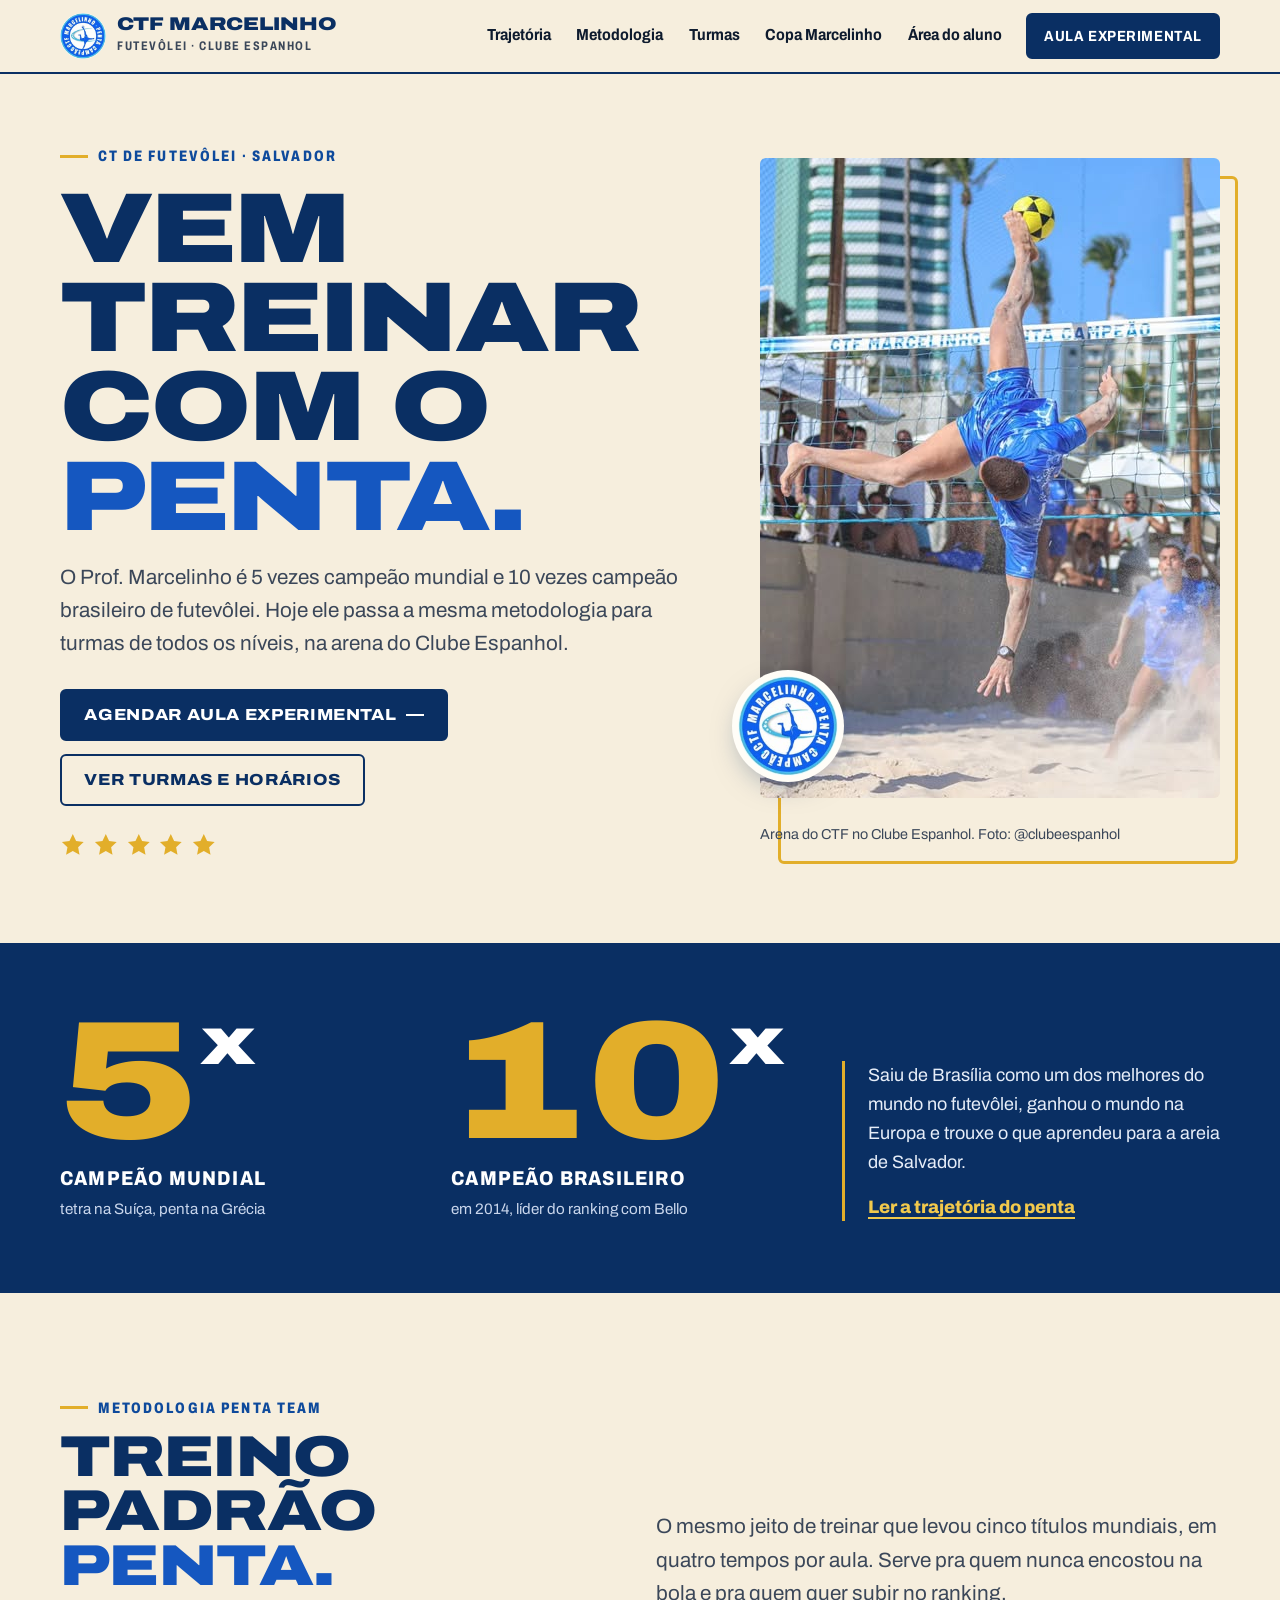
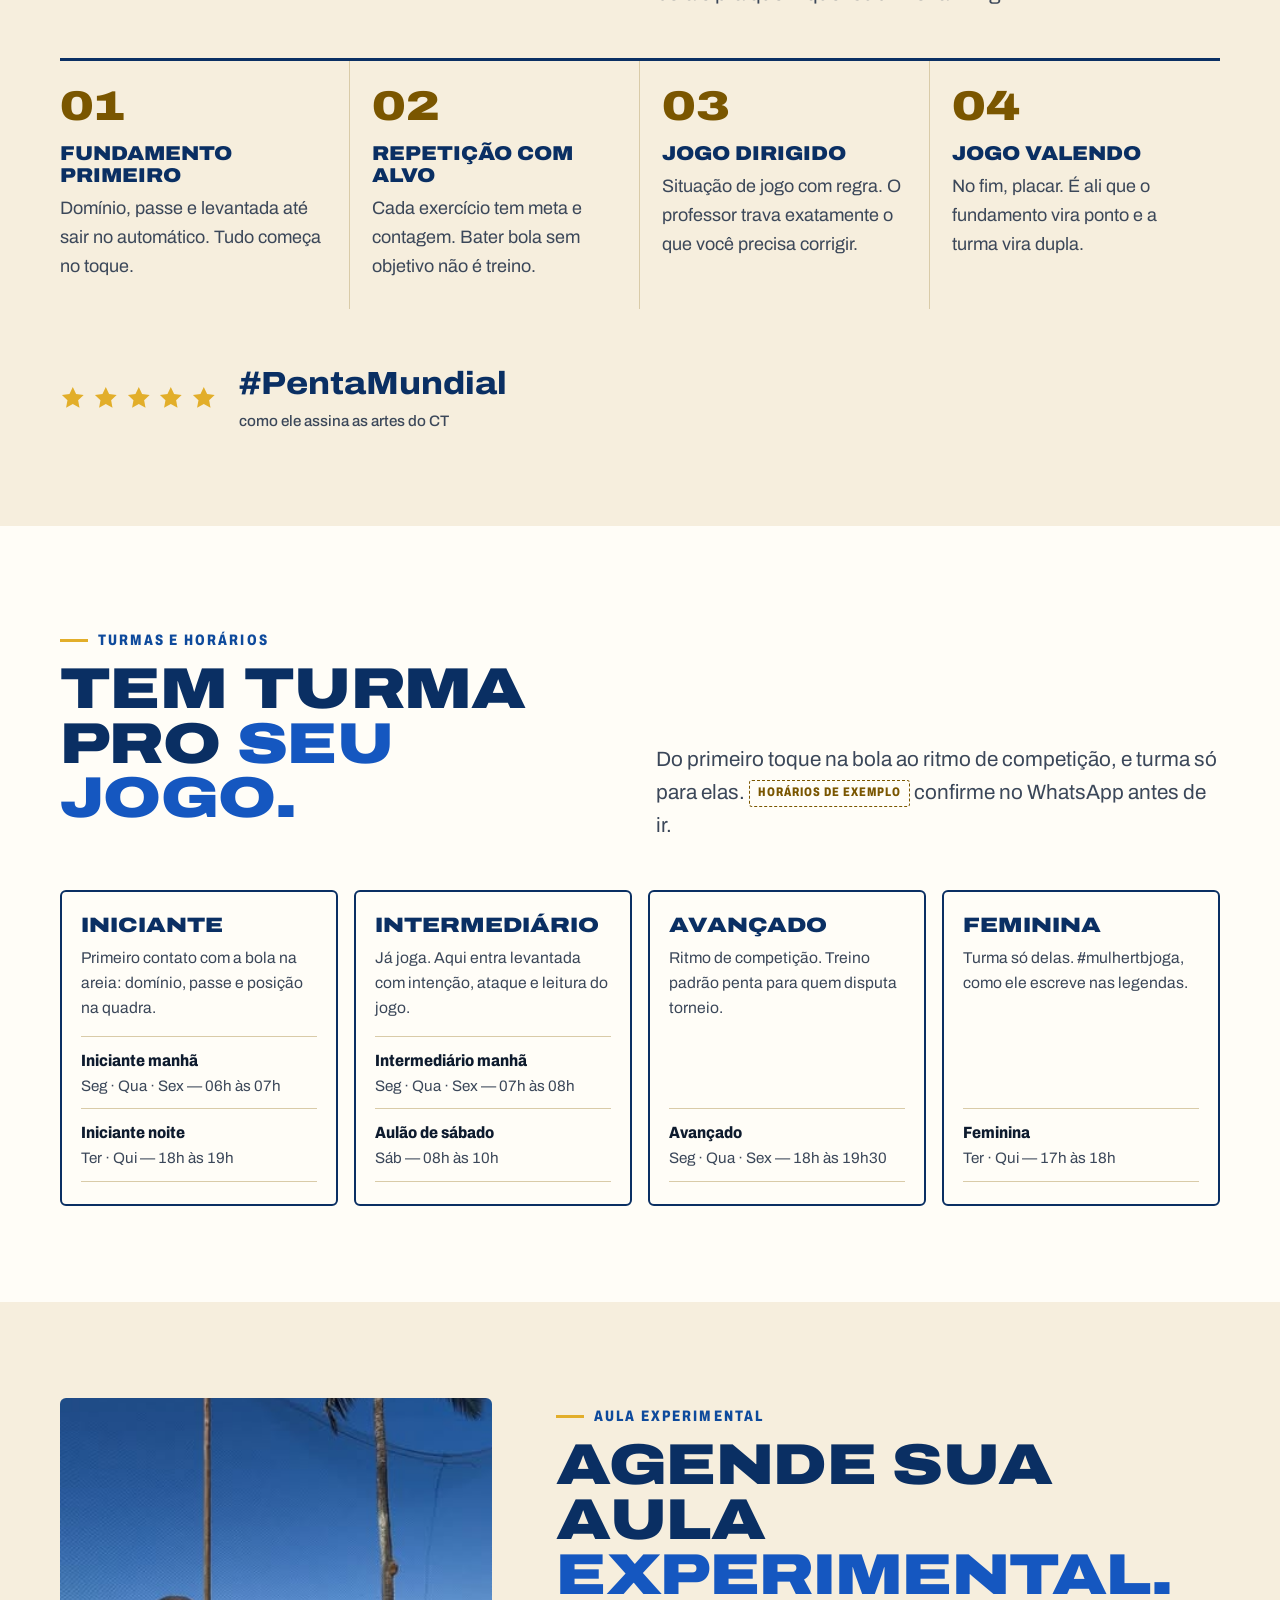
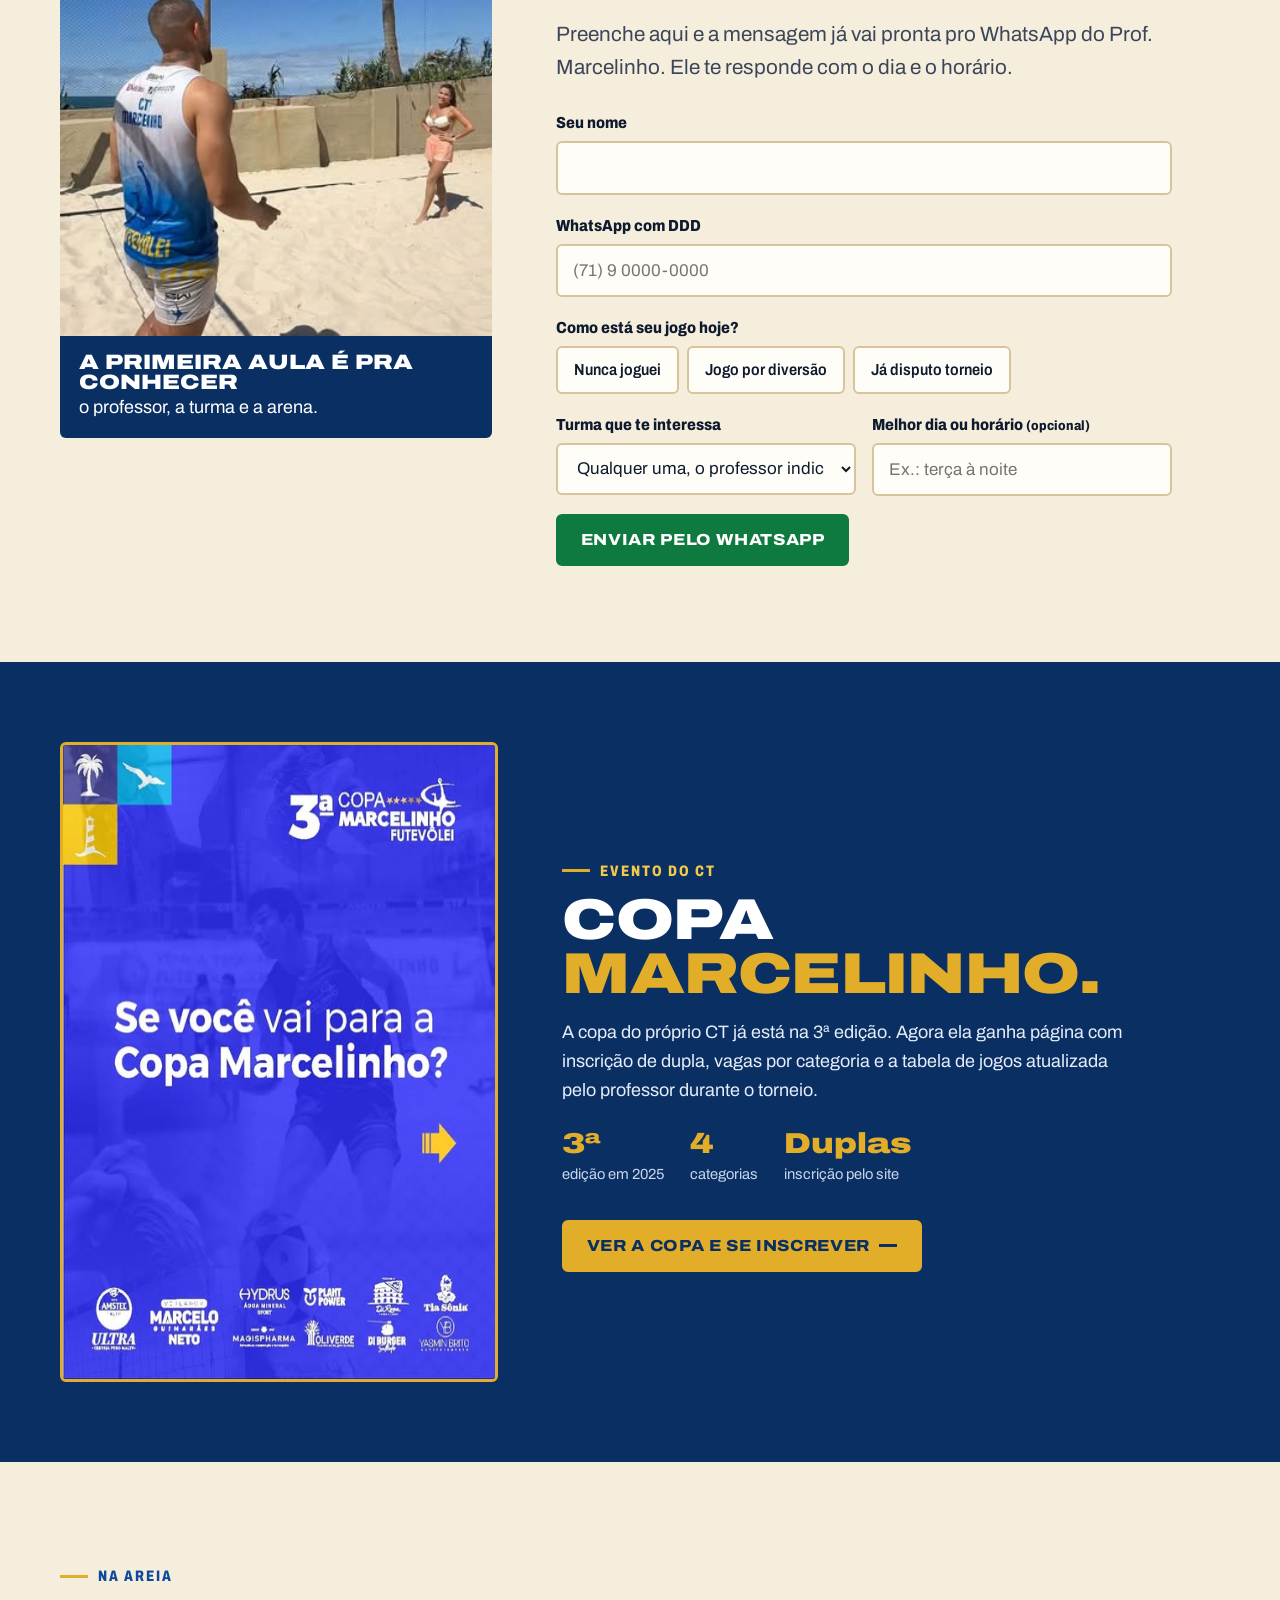
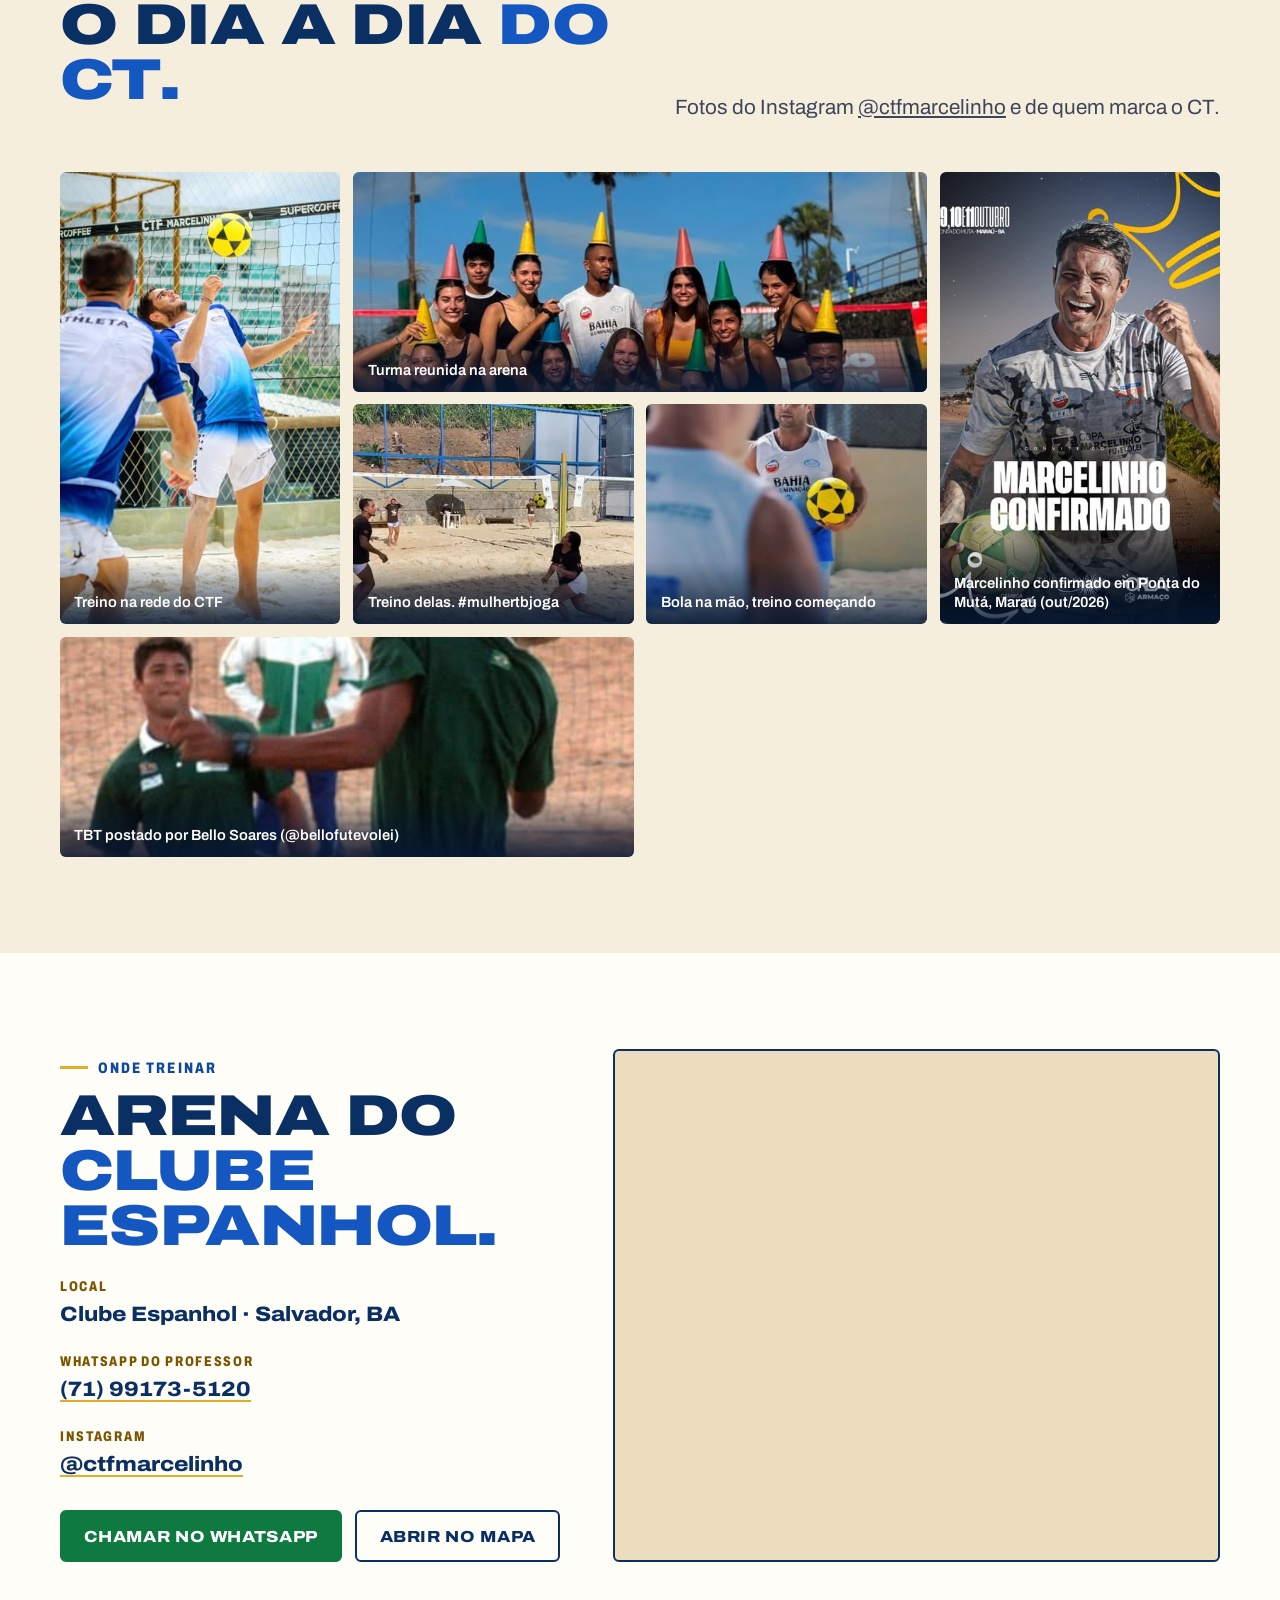
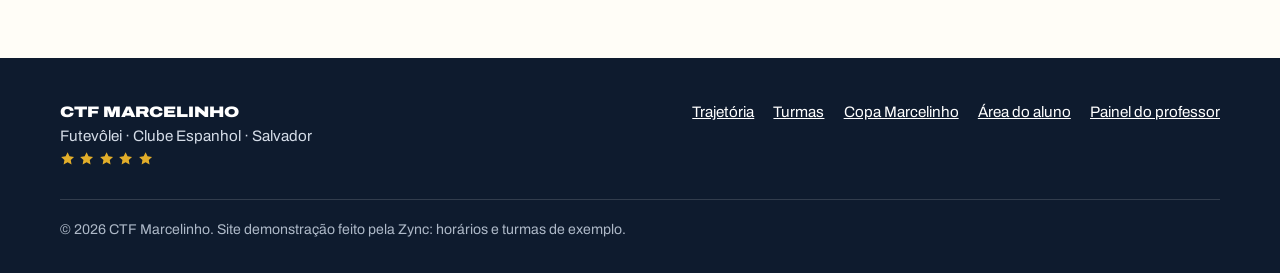
<file: index.html>
<!DOCTYPE html>
<html lang="pt-BR">
<head>
<meta charset="UTF-8">
<meta name="viewport" content="width=device-width, initial-scale=1.0">
<title>CTF Marcelinho · Futevôlei no Clube Espanhol, Salvador</title>
<meta name="description" content="CT de futevôlei do Prof. Marcelinho, 5x campeão mundial e 10x campeão brasileiro. Turmas no Clube Espanhol, Salvador. Agende sua aula experimental.">
<meta name="theme-color" content="#0A2F63">
<meta property="og:title" content="CTF Marcelinho · Vem treinar com o penta">
<meta property="og:description" content="Futevôlei com o 5x campeão mundial, no Clube Espanhol, Salvador.">
<meta property="og:image" content="fotos/arena-bicicleta.jpg">
<link rel="icon" href="fotos/logo-ctf.jpg" type="image/jpeg">
<link rel="preconnect" href="https://fonts.googleapis.com">
<link rel="preconnect" href="https://fonts.gstatic.com" crossorigin>
<link href="https://fonts.googleapis.com/css2?family=Archivo:wdth,wght@62..125,400..900&display=swap" rel="stylesheet">
<link rel="stylesheet" href="assets/estilo.css?v=20261031153615">
</head>
<body>

<header class="topo">
  <div class="wrap topo-in">
    <a class="marca" href="index.html">
      <img src="fotos/logo-ctf.jpg" alt="" width="46" height="46">
      <span><b>CTF Marcelinho</b><small>Futevôlei · Clube Espanhol</small></span>
    </a>
    <button class="bt-menu" type="button" aria-controls="menu" aria-expanded="false"><span></span><b class="sr">Abrir menu</b></button>
    <nav class="menu" id="menu" aria-label="Principal">
      <a href="trajetoria.html">Trajetória</a>
      <a href="#metodo">Metodologia</a>
      <a href="#turmas">Turmas</a>
      <a href="copa.html">Copa Marcelinho</a>
      <a href="aluno.html">Área do aluno</a>
      <a class="btn btn-mar" href="#experimental">Aula experimental</a>
    </nav>
  </div>
</header>

<main>

<!-- CAPA -->
<section class="hero">
  <div class="wrap hero-grid">
    <div>
      <span class="olho">CT de futevôlei · Salvador</span>
      <h1><span class="linha">Vem treinar</span><span class="linha">com o <span class="ouro">penta.</span></span></h1>
      <p class="lead">O Prof. Marcelinho é 5 vezes campeão mundial e 10 vezes campeão brasileiro de futevôlei. Hoje ele passa a mesma metodologia para turmas de todos os níveis, na arena do Clube Espanhol.</p>
      <div class="hero-acoes">
        <a class="btn btn-mar btn-seta" href="#experimental">Agendar aula experimental</a>
        <a class="btn btn-linha" href="#turmas">Ver turmas e horários</a>
      </div>
      <p style="margin-top:1.6rem"><span class="estrelas g" data-estrelas></span></p>
    </div>
    <figure class="hero-foto">
      <img src="fotos/arena-bicicleta.jpg" alt="Atleta de uniforme azul acerta a bola de cabeça para baixo, em pleno voo, na arena de areia com a faixa CTF Marcelinho Penta Campeão na rede" width="480" height="640" fetchpriority="high">
      <span class="hero-selo"><img src="fotos/logo-ctf.jpg" alt="Selo CTF Marcelinho Penta Campeão" width="150" height="150"></span>
      <figcaption>Arena do CTF no Clube Espanhol. Foto: @clubeespanhol</figcaption>
    </figure>
  </div>
</section>

<!-- PLACAR DA CARREIRA -->
<section class="placar" aria-labelledby="placar-tit">
  <h2 id="placar-tit" class="sr">Títulos</h2>
  <div class="wrap placar-grid">
    <div class="numero"><b><span data-conta="5">5</span><sup>x</sup></b><span>Campeão mundial</span><small>tetra na Suíça, penta na Grécia</small></div>
    <div class="numero"><b><span data-conta="10">10</span><sup>x</sup></b><span>Campeão brasileiro</span><small>em 2014, líder do ranking com Bello</small></div>
    <div class="placar-txt">
      <p>Saiu de Brasília como um dos melhores do mundo no futevôlei, ganhou o mundo na Europa e trouxe o que aprendeu para a areia de Salvador.</p>
      <a href="trajetoria.html">Ler a trajetória do penta</a>
    </div>
  </div>
</section>

<!-- METODOLOGIA -->
<section class="secao" id="metodo">
  <div class="wrap">
    <div class="cab">
      <div>
        <span class="olho">Metodologia Penta Team</span>
        <h2 class="tit">Treino padrão <em>penta.</em></h2>
      </div>
      <p class="lead">O mesmo jeito de treinar que levou cinco títulos mundiais, em quatro tempos por aula. Serve pra quem nunca encostou na bola e pra quem quer subir no ranking.</p>
    </div>
    <ol class="metodo">
      <li><span class="n">01</span><h3>Fundamento primeiro</h3><p>Domínio, passe e levantada até sair no automático. Tudo começa no toque.</p></li>
      <li><span class="n">02</span><h3>Repetição com alvo</h3><p>Cada exercício tem meta e contagem. Bater bola sem objetivo não é treino.</p></li>
      <li><span class="n">03</span><h3>Jogo dirigido</h3><p>Situação de jogo com regra. O professor trava exatamente o que você precisa corrigir.</p></li>
      <li><span class="n">04</span><h3>Jogo valendo</h3><p>No fim, placar. É ali que o fundamento vira ponto e a turma vira dupla.</p></li>
    </ol>
    <div class="citacao">
      <span class="estrelas g" data-estrelas></span>
      <blockquote>#PentaMundial<cite>como ele assina as artes do CT</cite></blockquote>
    </div>
  </div>
</section>

<!-- TURMAS -->
<section class="secao secao-branca" id="turmas">
  <div class="wrap">
    <div class="cab">
      <div>
        <span class="olho">Turmas e horários</span>
        <h2 class="tit">Tem turma pro <em>seu jogo.</em></h2>
      </div>
      <p class="lead">Do primeiro toque na bola ao ritmo de competição, e turma só para elas. <span class="tag-ex">Horários de exemplo</span> confirme no WhatsApp antes de ir.</p>
    </div>
    <div class="niveis" id="niveis" aria-live="polite"></div>
  </div>
</section>

<!-- AULA EXPERIMENTAL -->
<section class="secao" id="experimental">
  <div class="wrap exp-grid">
    <figure class="exp-foto">
      <img src="fotos/aula-arena.jpg" alt="Aluno de camisa do CTF Marcelinho de costas na areia, de frente para uma aluna, com coqueiro e mar ao fundo" width="361" height="640" loading="lazy">
      <figcaption class="selo-txt"><b>A primeira aula é pra conhecer</b>o professor, a turma e a arena.</figcaption>
    </figure>
    <div>
      <span class="olho">Aula experimental</span>
      <h2 class="tit">Agende sua aula <em>experimental.</em></h2>
      <p class="lead" style="margin-bottom:1.6rem">Preenche aqui e a mensagem já vai pronta pro WhatsApp do Prof. Marcelinho. Ele te responde com o dia e o horário.</p>
      <form class="form" id="form-exp" novalidate>
        <div class="campo"><label for="exp-nome">Seu nome</label><input id="exp-nome" name="nome" autocomplete="name" required></div>
        <div class="campo"><label for="exp-tel">WhatsApp com DDD</label><input id="exp-tel" name="tel" type="tel" inputmode="tel" autocomplete="tel" placeholder="(71) 9 0000-0000" required></div>
        <div class="campo">
          <fieldset><legend>Como está seu jogo hoje?</legend>
            <div class="opcoes">
              <label><input type="radio" name="nivel" value="Nunca joguei"><span>Nunca joguei</span></label>
              <label><input type="radio" name="nivel" value="Jogo por diversão"><span>Jogo por diversão</span></label>
              <label><input type="radio" name="nivel" value="Já disputo torneio"><span>Já disputo torneio</span></label>
            </div>
          </fieldset>
        </div>
        <div class="dois">
          <div class="campo"><label for="exp-turma">Turma que te interessa</label><select id="exp-turma"><option value="">Qualquer uma, o professor indica</option></select></div>
          <div class="campo"><label for="exp-quando">Melhor dia ou horário <small>(opcional)</small></label><input id="exp-quando" placeholder="Ex.: terça à noite"></div>
        </div>
        <p class="erro-campo" id="exp-erro" role="alert" hidden></p>
        <div><button class="btn btn-zap" type="submit">Enviar pelo WhatsApp</button></div>
        <div class="ok-box" id="exp-ok" role="status" hidden><b>Pronto!</b> Abrimos o WhatsApp com sua mensagem. Se não abriu, <a href="#">toque aqui</a>.</div>
      </form>
    </div>
  </div>
</section>

<!-- COPA -->
<section class="copa-faixa" aria-labelledby="copa-tit">
  <div class="wrap copa-grid">
    <img src="fotos/copa-3a-edicao.jpg" alt="Arte oficial da 3ª Copa Marcelinho Futevôlei com a pergunta: Se você vai para a Copa Marcelinho?" width="515" height="640" loading="lazy">
    <div>
      <span class="olho">Evento do CT</span>
      <h2 class="tit" id="copa-tit">Copa <em>Marcelinho.</em></h2>
      <p>A copa do próprio CT já está na 3ª edição. Agora ela ganha página com inscrição de dupla, vagas por categoria e a tabela de jogos atualizada pelo professor durante o torneio.</p>
      <div class="copa-dados">
        <div><b>3ª</b><span>edição em 2025</span></div>
        <div><b>4</b><span>categorias</span></div>
        <div><b>Duplas</b><span>inscrição pelo site</span></div>
      </div>
      <a class="btn btn-ouro btn-seta" href="copa.html">Ver a Copa e se inscrever</a>
    </div>
  </div>
</section>

<!-- GALERIA -->
<section class="secao" id="galeria">
  <div class="wrap">
    <div class="cab">
      <div>
        <span class="olho">Na areia</span>
        <h2 class="tit">O dia a dia <em>do CT.</em></h2>
      </div>
      <p class="lead">Fotos do Instagram <a href="https://www.instagram.com/ctfmarcelinho/" target="_blank" rel="noopener">@ctfmarcelinho</a> e de quem marca o CT.</p>
    </div>
    <div class="galeria">
      <figure class="alta"><img src="fotos/treino-ctf.jpg" alt="Aluno de uniforme azul e branco domina a bola no peito perto da rede com a faixa CTF Marcelinho" loading="lazy"><figcaption>Treino na rede do CTF</figcaption></figure>
      <figure class="larga"><img src="fotos/turma-cones.jpg" alt="Turma de alunos e alunas posando na arena com cones na cabeça, coqueiros e céu azul ao fundo" loading="lazy"><figcaption>Turma reunida na arena</figcaption></figure>
      <figure class="alta"><img src="fotos/marcelinho-convite-do-rei.jpg" alt="Marcelinho sorrindo, comemorando com a bola na mão" loading="lazy"><figcaption>Marcelinho confirmado em Ponta do Mutá, Maraú (out/2026)</figcaption></figure>
      <figure><img src="fotos/treino-feminino.jpg" alt="Aluna defende a bola agachada na areia durante o treino" loading="lazy"><figcaption>Treino delas. #mulhertbjoga</figcaption></figure>
      <figure><img src="fotos/professor-bola.jpg" alt="Atleta segura a bola de futevôlei amarela e preta na arena" loading="lazy"><figcaption>Bola na mão, treino começando</figcaption></figure>
      <figure class="larga"><img src="fotos/tbt-bello.jpg" alt="Foto antiga: dois atletas de camisa verde treinando futevôlei, um deles domina a bola no peito" loading="lazy" style="object-position:center 30%"><figcaption>TBT postado por Bello Soares (@bellofutevolei)</figcaption></figure>
    </div>
  </div>
</section>

<!-- CONTATO -->
<section class="secao secao-branca" id="contato">
  <div class="wrap contato-grid">
    <div class="contato">
      <span class="olho">Onde treinar</span>
      <h2 class="tit">Arena do <em>Clube Espanhol.</em></h2>
      <dl>
        <div><dt>Local</dt><dd>Clube Espanhol · Salvador, BA</dd></div>
        <div><dt>WhatsApp do professor</dt><dd><a href="https://wa.me/5571991735120" target="_blank" rel="noopener">(71) 99173-5120</a></dd></div>
        <div><dt>Instagram</dt><dd><a href="https://www.instagram.com/ctfmarcelinho/" target="_blank" rel="noopener">@ctfmarcelinho</a></dd></div>
      </dl>
      <div class="hero-acoes">
        <a class="btn btn-zap" href="https://wa.me/5571991735120?text=Oi%2C%20Prof.%20Marcelinho!%20Vim%20pelo%20site%20e%20quero%20saber%20das%20turmas." target="_blank" rel="noopener">Chamar no WhatsApp</a>
        <a class="btn btn-linha" href="https://www.google.com/maps/search/?api=1&amp;query=Clube+Espanhol+Salvador+BA" target="_blank" rel="noopener">Abrir no mapa</a>
      </div>
    </div>
    <div class="mapa"><iframe src="https://www.google.com/maps?q=Clube+Espanhol,+Salvador+-+BA&amp;output=embed" title="Mapa do Clube Espanhol em Salvador" loading="lazy" referrerpolicy="no-referrer-when-downgrade"></iframe></div>
  </div>
</section>

</main>

<footer class="rodape">
  <div class="wrap">
    <div class="rodape-in">
      <div><b>CTF Marcelinho</b><br>Futevôlei · Clube Espanhol · Salvador<br><span class="estrelas" data-estrelas></span></div>
      <nav aria-label="Rodapé"><a href="trajetoria.html">Trajetória</a><a href="#turmas">Turmas</a><a href="copa.html">Copa Marcelinho</a><a href="aluno.html">Área do aluno</a><a href="admin.html">Painel do professor</a></nav>
    </div>
    <p class="fim">© <span data-ano>2026</span> CTF Marcelinho. Site demonstração feito pela Zync: horários e turmas de exemplo.</p>
  </div>
</footer>

<script src="assets/config.js?v=20261031153615"></script>
<script src="assets/demo.js?v=20261031153615"></script>
<script src="assets/site.js?v=20261031153615"></script>
</body>
</html>
</file>
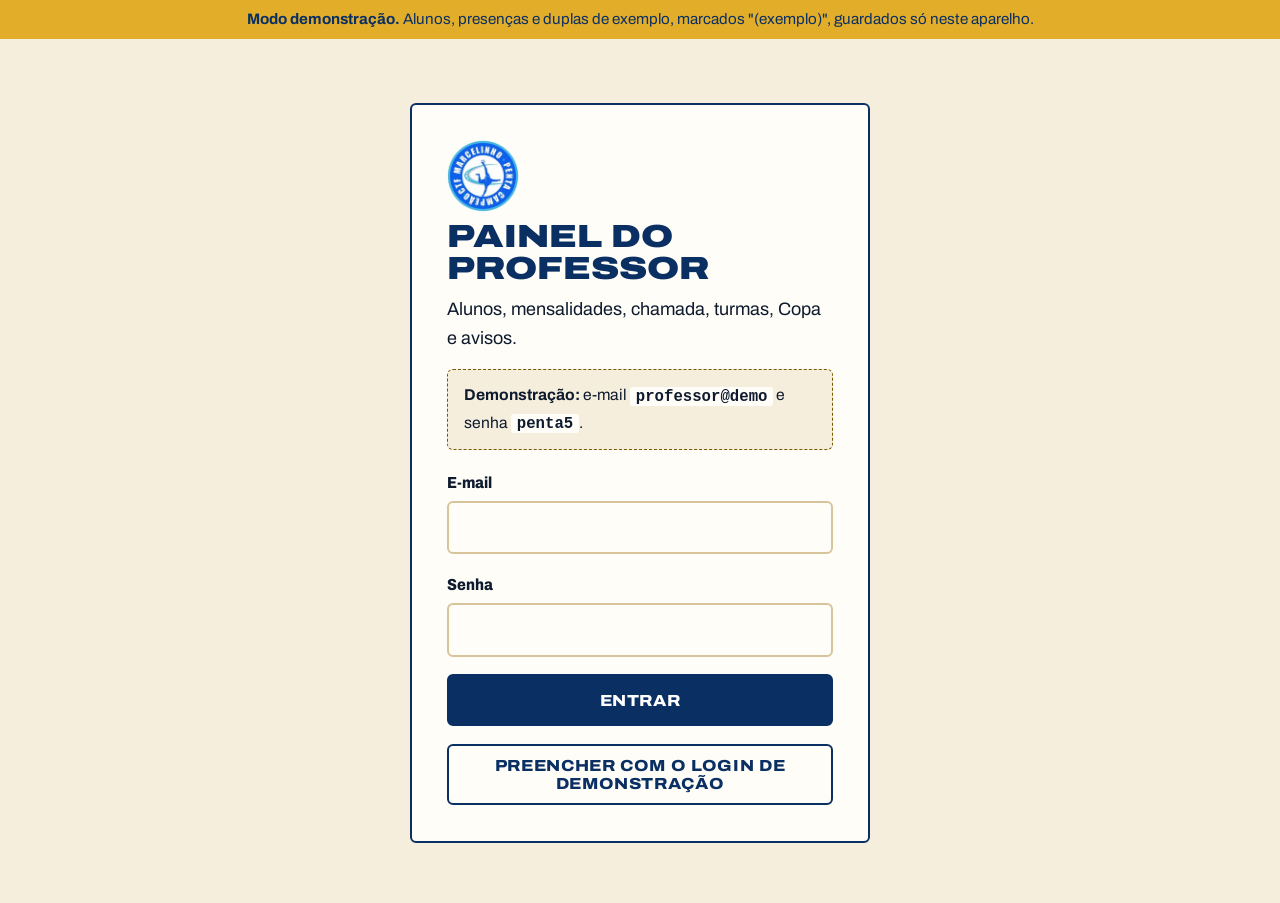
<file: admin.html>
<!DOCTYPE html>
<html lang="pt-BR">
<head>
<meta charset="UTF-8">
<meta name="viewport" content="width=device-width, initial-scale=1.0">
<title>Painel do professor · CTF Marcelinho</title>
<meta name="robots" content="noindex, nofollow">
<meta name="theme-color" content="#0A2F63">
<link rel="icon" href="fotos/logo-ctf.jpg" type="image/jpeg">
<link rel="preconnect" href="https://fonts.googleapis.com">
<link rel="preconnect" href="https://fonts.gstatic.com" crossorigin>
<link href="https://fonts.googleapis.com/css2?family=Archivo:wdth,wght@62..125,400..900&display=swap" rel="stylesheet">
<link rel="stylesheet" href="assets/estilo.css?v=20261031153615">
<link rel="stylesheet" href="assets/admin.css?v=20261031153615">
</head>
<body class="adm">

<div class="faixa-demo"><b>Modo demonstração.</b> Alunos, presenças e duplas de exemplo, marcados "(exemplo)", guardados só neste aparelho.</div>

<!-- LOGIN -->
<main class="wrap" id="tela-login">
  <section class="login-box">
    <img src="fotos/logo-ctf.jpg" alt="" width="72" height="72" style="border-radius:50%">
    <h1>Painel do professor</h1>
    <p>Alunos, mensalidades, chamada, turmas, Copa e avisos.</p>
    <div class="demo-cred"><b>Demonstração:</b> e-mail <code>professor@demo</code> e senha <code>penta5</code>.</div>
    <form class="form" id="form-login" novalidate>
      <div class="campo"><label for="lg-email">E-mail</label><input id="lg-email" type="email" autocomplete="username" required></div>
      <div class="campo"><label for="lg-senha">Senha</label><input id="lg-senha" type="password" autocomplete="current-password" required></div>
      <p class="erro-campo" id="lg-erro" role="alert" hidden></p>
      <button class="btn btn-mar" type="submit">Entrar</button>
      <button class="btn btn-linha" type="button" id="lg-demo">Preencher com o login de demonstração</button>
    </form>
  </section>
</main>

<div id="tela-painel" hidden>
<header class="adm-topo">
  <div class="wrap adm-topo-in">
    <a class="marca marca-esc" href="index.html" title="Ver o site">
      <img src="fotos/logo-ctf.jpg" alt="" width="44" height="44">
      <span><b>CTF Marcelinho</b><small>Painel do professor</small></span>
    </a>
    <a class="btn btn-branco mini so-largo" href="index.html" target="_blank" rel="noopener">Ver o site</a>
    <button class="btn btn-branco mini" id="sair" type="button">Sair</button>
  </div>
  <nav class="wrap adm-abas" role="tablist" aria-label="Seções do painel">
    <button class="adm-aba" role="tab" data-aba="geral" aria-selected="true">Visão geral</button>
    <button class="adm-aba" role="tab" data-aba="alunos" aria-selected="false">Alunos <span class="bolha" id="bolha-atraso"></span></button>
    <button class="adm-aba" role="tab" data-aba="presenca" aria-selected="false">Presença</button>
    <button class="adm-aba" role="tab" data-aba="turmas" aria-selected="false">Turmas</button>
    <button class="adm-aba" role="tab" data-aba="copa" aria-selected="false">Copa e eventos <span class="bolha" id="bolha-copa"></span></button>
    <button class="adm-aba" role="tab" data-aba="avisos" aria-selected="false">Avisos</button>
    <button class="adm-aba" role="tab" data-aba="ajustes" aria-selected="false">Ajustes</button>
  </nav>
</header>

<main class="wrap adm-main">

  <section class="adm-painel" data-painel="geral" data-ativa>
    <h1 class="adm-tit" id="geral-tit">Hoje</h1>
    <div class="kpis" id="kpis"></div>
    <div class="cols">
      <div class="bloco"><div class="bloco-cab"><h2>Aulas de hoje</h2><button class="lnk" type="button" data-ir="presenca">Fazer chamada →</button></div><div id="g-aulas"></div></div>
      <div class="bloco"><div class="bloco-cab"><h2>Mensalidades atrasadas</h2><button class="lnk" type="button" data-ir="alunos" data-filtro="atrasada">Ver todas →</button></div><div id="g-atraso"></div></div>
      <div class="bloco"><div class="bloco-cab"><h2>Aulas experimentais pedidas no site</h2></div><div id="g-exp"></div></div>
      <div class="bloco"><div class="bloco-cab"><h2>Próximos eventos</h2><button class="lnk" type="button" data-ir="copa">Copa e eventos →</button></div><div id="g-eventos"></div></div>
    </div>
  </section>

  <section class="adm-painel" data-painel="alunos">
    <div class="adm-cab">
      <h1 class="adm-tit">Alunos e planos</h1>
      <p class="adm-sub">Mensalidade em dia ou atrasada, frequência do mês e ficha com a avaliação por fundamento. Registrar pagamento empurra o vencimento um mês.</p>
    </div>
    <div class="filtros">
      <div class="seg" id="f-status" role="group" aria-label="Filtrar por mensalidade">
        <button type="button" data-v="todos" aria-pressed="true">Todos</button>
        <button type="button" data-v="emdia" aria-pressed="false">Em dia</button>
        <button type="button" data-v="vence" aria-pressed="false">Vence logo</button>
        <button type="button" data-v="atrasada" aria-pressed="false">Atrasada</button>
      </div>
      <div class="campo campo-inline"><label for="f-turma" class="sr">Turma</label><select id="f-turma"><option value="">Todas as turmas</option></select></div>
      <div class="campo campo-inline"><label for="f-busca" class="sr">Buscar aluno</label><input id="f-busca" type="search" placeholder="Buscar pelo nome"></div>
      <button class="btn btn-mar mini" type="button" id="bt-novo-aluno">+ Aluno</button>
    </div>
    <div id="lista-alunos"></div>
  </section>

  <section class="adm-painel" data-painel="presenca">
    <div class="adm-cab">
      <h1 class="adm-tit">Presença por turma</h1>
      <p class="adm-sub">Escolha a turma e o dia, toque em quem veio e salve. A frequência aparece na área do aluno.</p>
    </div>
    <div class="filtros">
      <div class="campo campo-inline"><label for="p-turma">Turma</label><select id="p-turma"></select></div>
      <div class="campo campo-inline"><label for="p-dia">Dia</label><select id="p-dia"></select></div>
    </div>
    <div class="cols cols-pres">
      <div class="bloco"><div class="bloco-cab"><h2 id="p-tit">Chamada</h2><span class="nota" id="p-conta"></span></div><div id="p-lista" class="chamada"></div>
        <div class="acoes"><button class="btn btn-mar" type="button" id="p-salvar">Salvar chamada</button><button class="btn btn-linha mini" type="button" id="p-todos">Marcar todos</button></div>
        <p class="ok-msg" id="p-ok" role="status" hidden></p>
      </div>
      <div class="bloco"><div class="bloco-cab"><h2>Frequência do mês por turma</h2></div><div id="p-resumo"></div></div>
    </div>
  </section>

  <section class="adm-painel" data-painel="turmas">
    <div class="adm-cab">
      <h1 class="adm-tit">Turmas e horários</h1>
      <p class="adm-sub">O que você salvar aqui aparece na grade de turmas do site e no formulário de aula experimental.</p>
    </div>
    <div id="lista-turmas"></div>
    <div class="acoes"><button class="btn btn-linha" type="button" id="bt-nova-turma">+ Turma</button></div>
  </section>

  <section class="adm-painel" data-painel="copa">
    <div class="adm-cab">
      <h1 class="adm-tit">Copa Marcelinho e eventos</h1>
      <p class="adm-sub">Inscrições que chegam pelo site entram como pendentes. Lance o placar e a tabela da página da Copa atualiza.</p>
    </div>
    <div class="seg" id="c-cat" role="group" aria-label="Categoria"></div>
    <div class="cols">
      <div class="bloco"><div class="bloco-cab"><h2>Duplas inscritas</h2><span class="nota" id="c-conta"></span></div><div id="c-inscritos"></div></div>
      <div class="bloco"><div class="bloco-cab"><h2>Jogos e placares</h2><a class="lnk" href="copa.html#tabela" target="_blank" rel="noopener">Ver no site →</a></div><div id="c-jogos"></div>
        <div class="acoes"><button class="btn btn-linha mini" type="button" id="bt-novo-jogo">+ Jogo</button></div></div>
    </div>
    <div class="bloco" style="margin-top:1rem">
      <div class="bloco-cab"><h2>Agenda de eventos</h2></div>
      <div id="lista-eventos"></div>
      <form class="form-linha" id="form-evento">
        <div class="campo"><label for="ev-nome">Evento</label><input id="ev-nome" required placeholder="Ex.: Desafio do Penta"></div>
        <div class="campo"><label for="ev-data">Data</label><input id="ev-data" type="date" required></div>
        <div class="campo"><label for="ev-hora">Hora</label><input id="ev-hora" type="time" value="08:00"></div>
        <div class="campo"><label for="ev-local">Local</label><input id="ev-local" value="Arena do CTF · Clube Espanhol"></div>
        <button class="btn btn-mar" type="submit">Adicionar</button>
      </form>
    </div>
  </section>

  <section class="adm-painel" data-painel="avisos">
    <div class="adm-cab">
      <h1 class="adm-tit">Avisos para os alunos</h1>
      <p class="adm-sub">O aviso aparece na área do aluno de quem for do público escolhido. Fixado fica sempre no topo.</p>
    </div>
    <div class="cols">
      <form class="bloco form" id="form-aviso">
        <div class="bloco-cab"><h2>Novo aviso</h2></div>
        <div class="campo"><label for="av-tit">Título</label><input id="av-tit" required maxlength="60" placeholder="Ex.: Sábado tem aulão"></div>
        <div class="campo"><label for="av-txt">Mensagem</label><textarea id="av-txt" rows="4" required maxlength="400"></textarea></div>
        <div class="campo"><label for="av-para">Quem vê</label><select id="av-para"></select></div>
        <label class="check"><input type="checkbox" id="av-fixo"> Fixar no topo</label>
        <div><button class="btn btn-mar" type="submit">Publicar aviso</button></div>
        <p class="ok-msg" id="av-ok" role="status" hidden></p>
      </form>
      <div class="bloco"><div class="bloco-cab"><h2>Avisos publicados</h2><a class="lnk" href="aluno.html" target="_blank" rel="noopener">Ver como aluno →</a></div><div id="lista-avisos"></div></div>
    </div>
  </section>

  <section class="adm-painel" data-painel="ajustes">
    <div class="adm-cab">
      <h1 class="adm-tit">Ajustes</h1>
      <p class="adm-sub">Valores dos planos (aparecem na área do aluno). Enquanto estiver vazio, o aluno vê "a confirmar".</p>
    </div>
    <div class="cols">
      <form class="bloco form" id="form-planos"><div class="bloco-cab"><h2>Planos</h2></div><div id="planos-campos"></div><div><button class="btn btn-mar" type="submit">Salvar valores</button></div><p class="ok-msg" id="pl-ok" role="status" hidden></p></form>
      <div class="bloco"><div class="bloco-cab"><h2>Demonstração</h2></div><p>Apaga tudo o que foi mexido neste aparelho e volta aos dados de exemplo.</p><div class="acoes"><button class="btn btn-perigo" type="button" id="bt-recomecar">Recomeçar a demonstração</button></div></div>
    </div>
  </section>

</main>
</div>

<dialog class="ficha" id="ficha" aria-labelledby="ficha-tit">
  <form method="dialog" class="ficha-in" id="ficha-form">
    <div class="ficha-cab"><h2 id="ficha-tit">Aluno</h2><button class="fechar" value="cancelar" aria-label="Fechar">×</button></div>
    <div id="ficha-corpo"></div>
  </form>
</dialog>

<script src="assets/config.js?v=20261031153615"></script>
<script src="assets/demo.js?v=20261031153615"></script>
<script src="assets/admin.js?v=20261031153615"></script>
</body>
</html>
</file>
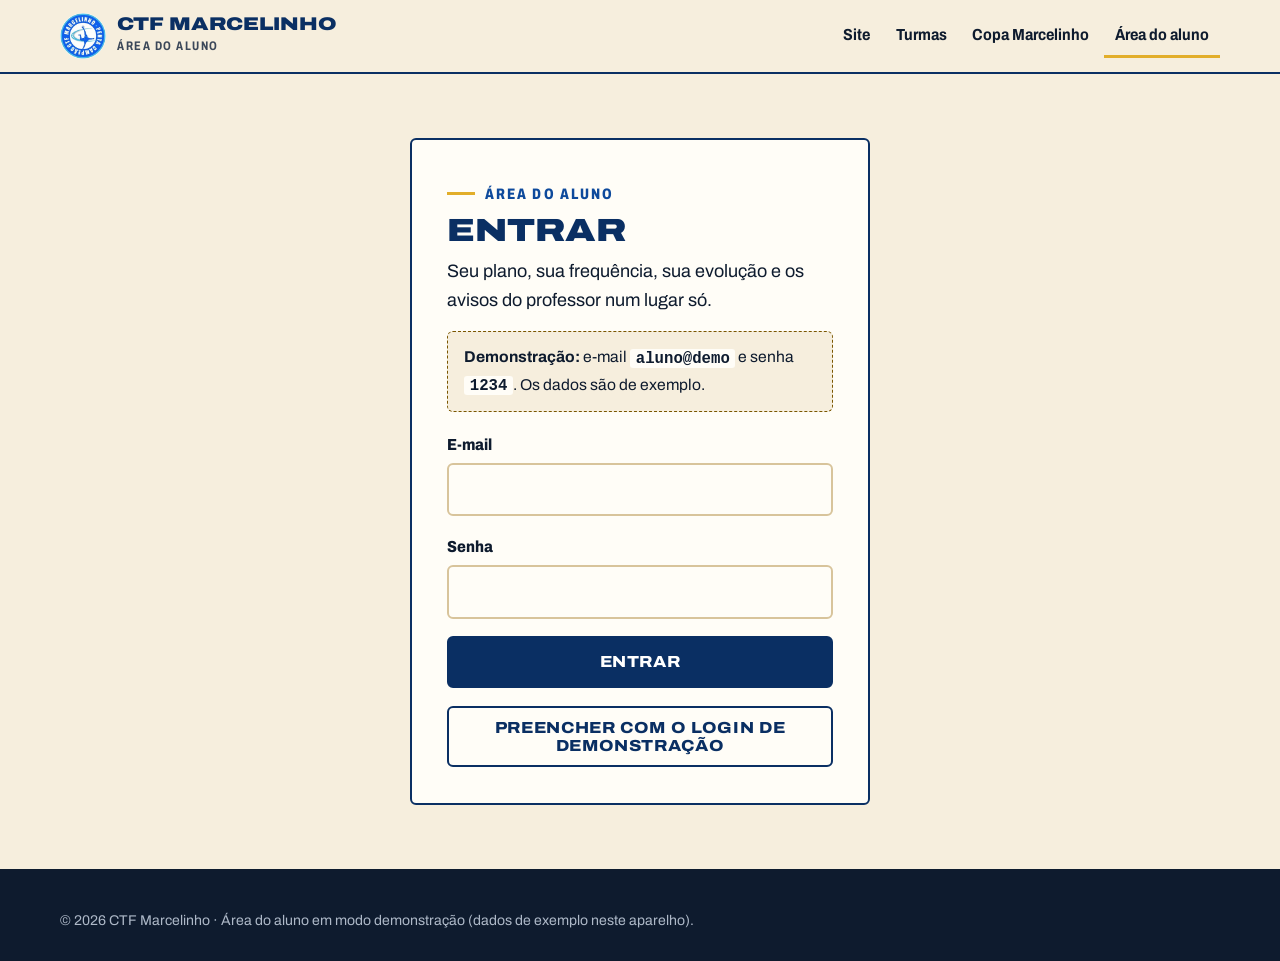
<file: aluno.html>
<!DOCTYPE html>
<html lang="pt-BR">
<head>
<meta charset="UTF-8">
<meta name="viewport" content="width=device-width, initial-scale=1.0">
<title>Área do aluno · CTF Marcelinho</title>
<meta name="robots" content="noindex, nofollow">
<meta name="theme-color" content="#0A2F63">
<link rel="icon" href="fotos/logo-ctf.jpg" type="image/jpeg">
<link rel="preconnect" href="https://fonts.googleapis.com">
<link rel="preconnect" href="https://fonts.gstatic.com" crossorigin>
<link href="https://fonts.googleapis.com/css2?family=Archivo:wdth,wght@62..125,400..900&display=swap" rel="stylesheet">
<link rel="stylesheet" href="assets/estilo.css?v=20261031153615">
</head>
<body>

<header class="topo">
  <div class="wrap topo-in">
    <a class="marca" href="index.html">
      <img src="fotos/logo-ctf.jpg" alt="" width="46" height="46">
      <span><b>CTF Marcelinho</b><small>Área do aluno</small></span>
    </a>
    <button class="bt-menu" type="button" aria-controls="menu" aria-expanded="false"><span></span><b class="sr">Abrir menu</b></button>
    <nav class="menu" id="menu" aria-label="Principal">
      <a href="index.html">Site</a>
      <a href="index.html#turmas">Turmas</a>
      <a href="copa.html">Copa Marcelinho</a>
      <a href="aluno.html" aria-current="page">Área do aluno</a>
      <button class="btn btn-linha" id="sair" type="button" hidden>Sair</button>
    </nav>
  </div>
</header>

<main class="wrap">

  <!-- LOGIN -->
  <section class="login-box" id="tela-login">
    <span class="olho">Área do aluno</span>
    <h1>Entrar</h1>
    <p>Seu plano, sua frequência, sua evolução e os avisos do professor num lugar só.</p>
    <div class="demo-cred"><b>Demonstração:</b> e-mail <code>aluno@demo</code> e senha <code>1234</code>. Os dados são de exemplo.</div>
    <form class="form" id="form-login" novalidate>
      <div class="campo"><label for="lg-email">E-mail</label><input id="lg-email" type="email" autocomplete="username" required></div>
      <div class="campo"><label for="lg-senha">Senha</label><input id="lg-senha" type="password" autocomplete="current-password" required></div>
      <p class="erro-campo" id="lg-erro" role="alert" hidden></p>
      <button class="btn btn-mar" type="submit">Entrar</button>
      <button class="btn btn-linha" type="button" id="lg-demo">Preencher com o login de demonstração</button>
    </form>
  </section>

  <!-- PAINEL DO ALUNO -->
  <section class="painel-aluno" id="tela-aluno" hidden>
    <div class="ola">
      <div>
        <span class="olho" id="al-nivel">Turma</span>
        <h1 id="al-nome">Fala!</h1>
        <p id="al-turmas"></p>
      </div>
      <span class="estrelas g" data-estrelas></span>
    </div>

    <div class="grade-al">
      <article class="box box-mar c5" aria-labelledby="h-plano">
        <h2 id="h-plano">Plano e mensalidade</h2>
        <p class="grande" id="al-plano">—</p>
        <div style="margin:.8rem 0 1rem" id="al-status"></div>
        <div class="linha-info"><span>Vencimento</span><b id="al-venc">—</b></div>
        <div class="linha-info"><span>Valor</span><b id="al-valor">—</b></div>
        <div class="linha-info"><span>Aluno desde</span><b id="al-desde">—</b></div>
        <p style="margin-top:1.2rem"><a class="btn btn-ouro" id="al-pagar" href="#" target="_blank" rel="noopener">Mandar comprovante no WhatsApp</a></p>
      </article>

      <article class="box c7" aria-labelledby="h-freq">
        <h2 id="h-freq">Frequência do mês</h2>
        <div style="display:flex;flex-wrap:wrap;gap:1.2rem;align-items:baseline">
          <p class="grande" id="al-pct" style="color:var(--mar)">—</p>
          <p id="al-freq-txt"></p>
        </div>
        <div class="cal" id="al-cal" aria-label="Calendário de presença do mês"></div>
        <div class="legenda"><span><i style="background:var(--mar)"></i>Presente</span><span><i style="border:2px solid var(--erro)"></i>Faltou</span><span><i style="outline:2px solid var(--ouro)"></i>Hoje</span></div>
      </article>

      <article class="box c8" aria-labelledby="h-evo">
        <h2 id="h-evo">Evolução por fundamento</h2>
        <div class="fund-bts" id="al-fund-bts" role="group" aria-label="Escolha o fundamento"></div>
        <div class="grafico" id="al-grafico"></div>
        <div class="barras-f" id="al-barras"></div>
        <p class="nota" style="margin-top:.8rem">Nota de 0 a 10 dada pelo professor na avaliação do mês. A marca dourada é a sua primeira avaliação.</p>
      </article>

      <article class="box c4" aria-labelledby="h-prox">
        <h2 id="h-prox">Próximas aulas</h2>
        <ul class="lista-sec" id="al-aulas"></ul>
        <h2 style="margin-top:1.6rem">Próximos eventos</h2>
        <ul class="lista-sec" id="al-eventos"></ul>
      </article>

      <article class="box c12" aria-labelledby="h-avisos">
        <h2 id="h-avisos">Avisos do professor</h2>
        <div id="al-avisos"></div>
      </article>
    </div>
  </section>

</main>

<footer class="rodape">
  <div class="wrap">
    <p class="fim" style="margin:0;border:0;padding:0">© <span data-ano>2026</span> CTF Marcelinho · Área do aluno em modo demonstração (dados de exemplo neste aparelho).</p>
  </div>
</footer>

<script src="assets/config.js?v=20261031153615"></script>
<script src="assets/demo.js?v=20261031153615"></script>
<script src="assets/site.js?v=20261031153615"></script>
<script src="assets/aluno.js?v=20261031153615"></script>
</body>
</html>
</file>
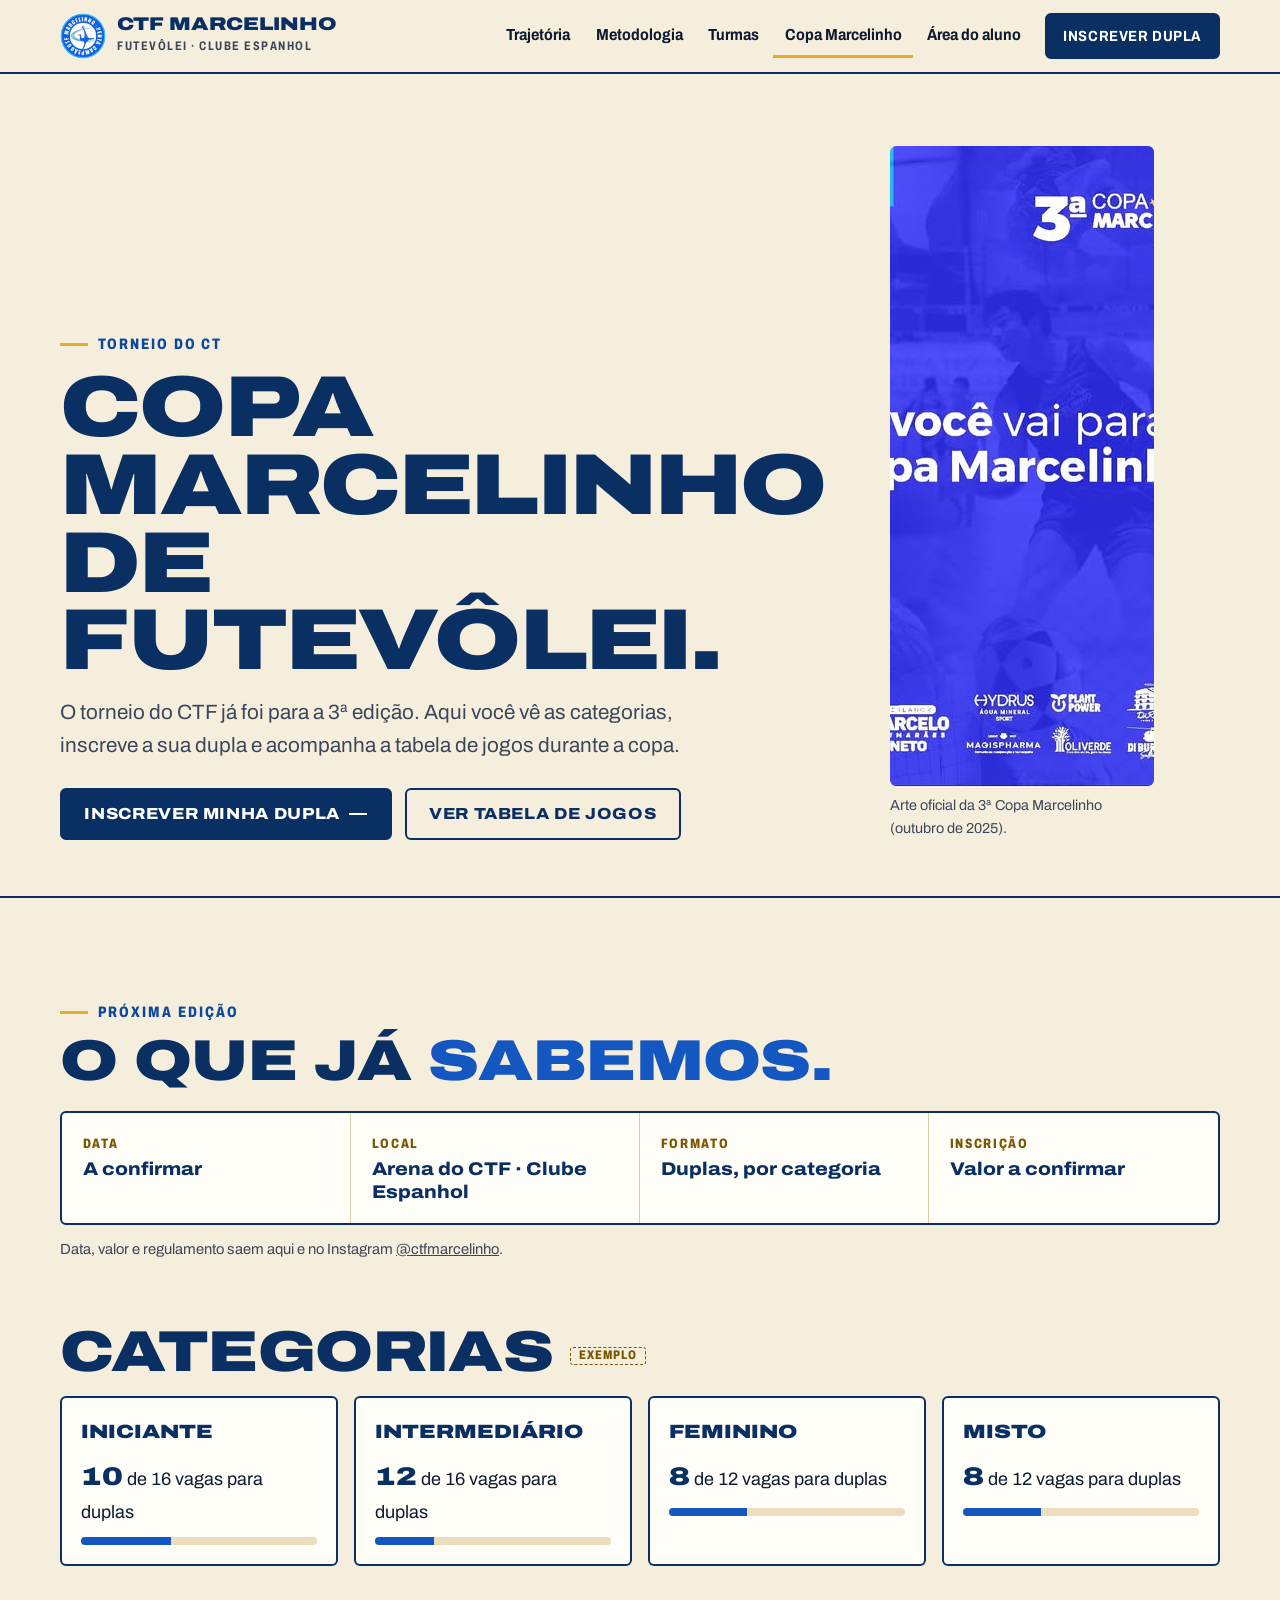
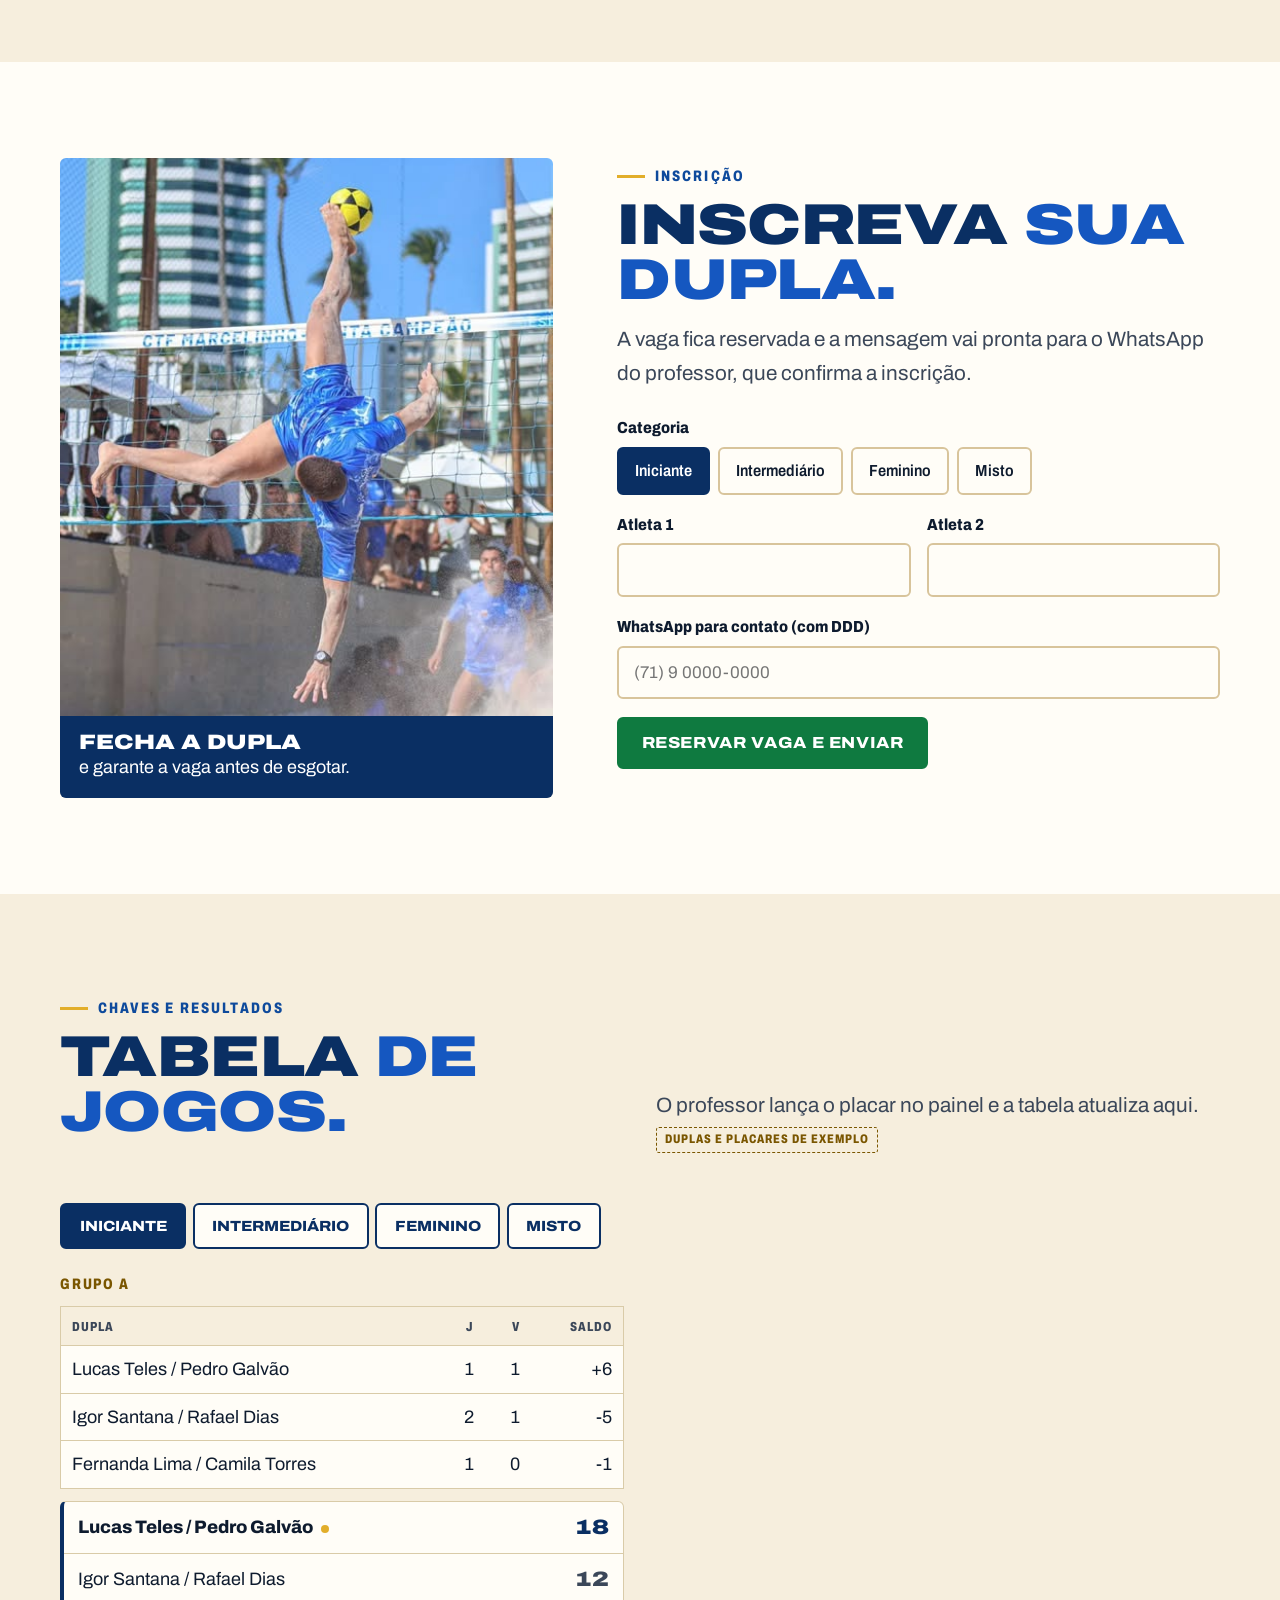
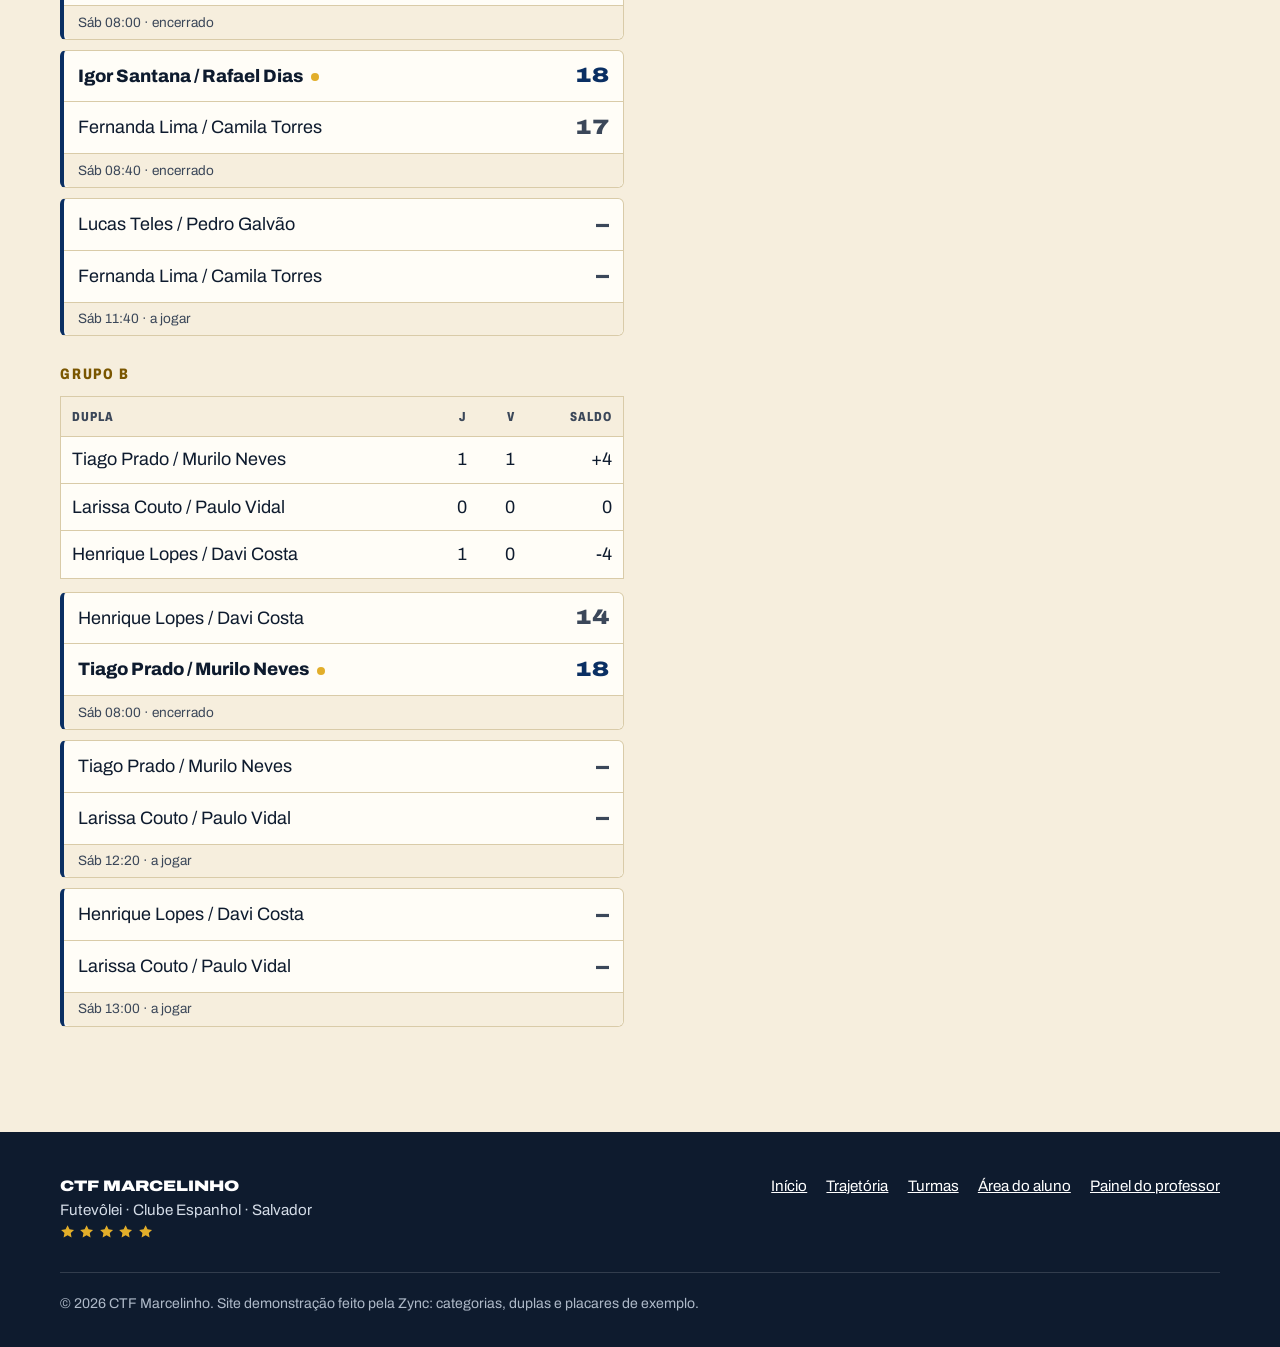
<file: copa.html>
<!DOCTYPE html>
<html lang="pt-BR">
<head>
<meta charset="UTF-8">
<meta name="viewport" content="width=device-width, initial-scale=1.0">
<title>Copa Marcelinho de Futevôlei · CTF Marcelinho</title>
<meta name="description" content="Copa Marcelinho de Futevôlei: categorias, inscrição de duplas e tabela de jogos com resultados.">
<meta name="theme-color" content="#0A2F63">
<link rel="icon" href="fotos/logo-ctf.jpg" type="image/jpeg">
<link rel="preconnect" href="https://fonts.googleapis.com">
<link rel="preconnect" href="https://fonts.gstatic.com" crossorigin>
<link href="https://fonts.googleapis.com/css2?family=Archivo:wdth,wght@62..125,400..900&display=swap" rel="stylesheet">
<link rel="stylesheet" href="assets/estilo.css?v=20261031153615">
</head>
<body>

<header class="topo">
  <div class="wrap topo-in">
    <a class="marca" href="index.html">
      <img src="fotos/logo-ctf.jpg" alt="" width="46" height="46">
      <span><b>CTF Marcelinho</b><small>Futevôlei · Clube Espanhol</small></span>
    </a>
    <button class="bt-menu" type="button" aria-controls="menu" aria-expanded="false"><span></span><b class="sr">Abrir menu</b></button>
    <nav class="menu" id="menu" aria-label="Principal">
      <a href="trajetoria.html">Trajetória</a>
      <a href="index.html#metodo">Metodologia</a>
      <a href="index.html#turmas">Turmas</a>
      <a href="copa.html" aria-current="page">Copa Marcelinho</a>
      <a href="aluno.html">Área do aluno</a>
      <a class="btn btn-mar" href="#inscricao">Inscrever dupla</a>
    </nav>
  </div>
</header>

<main>

<section class="abre">
  <div class="wrap abre-grid">
    <div>
      <span class="olho">Torneio do CT</span>
      <h1>Copa Marcelinho de Futevôlei.</h1>
      <p class="lead">O torneio do CTF já foi para a 3ª edição. Aqui você vê as categorias, inscreve a sua dupla e acompanha a tabela de jogos durante a copa.</p>
      <p style="margin-top:1.6rem" class="hero-acoes"><a class="btn btn-mar btn-seta" href="#inscricao">Inscrever minha dupla</a><a class="btn btn-linha" href="#tabela">Ver tabela de jogos</a></p>
    </div>
    <figure class="abre-foto">
      <img src="fotos/copa-3a-edicao.jpg" alt="Arte oficial da 3ª Copa Marcelinho Futevôlei" width="515" height="640">
      <figcaption>Arte oficial da 3ª Copa Marcelinho (outubro de 2025).</figcaption>
    </figure>
  </div>
</section>

<section class="secao">
  <div class="wrap">
    <span class="olho">Próxima edição</span>
    <h2 class="tit">O que já <em>sabemos.</em></h2>
    <dl class="info-copa" style="margin-top:1.4rem">
      <div><dt>Data</dt><dd>A confirmar</dd></div>
      <div><dt>Local</dt><dd>Arena do CTF · Clube Espanhol</dd></div>
      <div><dt>Formato</dt><dd>Duplas, por categoria</dd></div>
      <div><dt>Inscrição</dt><dd>Valor a confirmar</dd></div>
    </dl>
    <p class="nota" style="margin-top:.8rem">Data, valor e regulamento saem aqui e no Instagram <a href="https://www.instagram.com/ctfmarcelinho/" target="_blank" rel="noopener">@ctfmarcelinho</a>.</p>

    <h2 class="tit" style="margin-top:clamp(2.5rem,6vw,4rem)">Categorias <span class="tag-ex">exemplo</span></h2>
    <div class="cats" id="cats" aria-live="polite"></div>
  </div>
</section>

<section class="secao secao-branca" id="inscricao">
  <div class="wrap exp-grid">
    <figure class="exp-foto">
      <img src="fotos/arena-bicicleta.jpg" alt="Atleta em voo acertando a bola na arena do CTF" width="480" height="640" loading="lazy">
      <figcaption class="selo-txt"><b>Fecha a dupla</b>e garante a vaga antes de esgotar.</figcaption>
    </figure>
    <div>
      <span class="olho">Inscrição</span>
      <h2 class="tit">Inscreva <em>sua dupla.</em></h2>
      <p class="lead" style="margin-bottom:1.6rem">A vaga fica reservada e a mensagem vai pronta para o WhatsApp do professor, que confirma a inscrição.</p>
      <form class="form" id="form-copa" novalidate>
        <div class="campo"><fieldset><legend>Categoria</legend><div class="opcoes" id="copa-cats"></div></fieldset></div>
        <div class="dois">
          <div class="campo"><label for="copa-a1">Atleta 1</label><input id="copa-a1" autocomplete="name" required></div>
          <div class="campo"><label for="copa-a2">Atleta 2</label><input id="copa-a2" required></div>
        </div>
        <div class="campo"><label for="copa-tel">WhatsApp para contato (com DDD)</label><input id="copa-tel" type="tel" inputmode="tel" autocomplete="tel" placeholder="(71) 9 0000-0000" required></div>
        <p class="erro-campo" id="copa-erro" role="alert" hidden></p>
        <div><button class="btn btn-zap" type="submit">Reservar vaga e enviar</button></div>
        <div class="ok-box" id="copa-ok" role="status" hidden><b>Vaga reservada!</b> A inscrição aparece como pendente até o professor confirmar. Se o WhatsApp não abriu, <a href="#">toque aqui</a>.</div>
      </form>
    </div>
  </div>
</section>

<section class="secao" id="tabela">
  <div class="wrap">
    <div class="cab">
      <div>
        <span class="olho">Chaves e resultados</span>
        <h2 class="tit">Tabela <em>de jogos.</em></h2>
      </div>
      <p class="lead">O professor lança o placar no painel e a tabela atualiza aqui. <span class="tag-ex">Duplas e placares de exemplo</span></p>
    </div>
    <div class="abas" id="chave-abas" role="tablist" aria-label="Categorias"></div>
    <div id="chaves" aria-live="polite"></div>
  </div>
</section>

</main>

<footer class="rodape">
  <div class="wrap">
    <div class="rodape-in">
      <div><b>CTF Marcelinho</b><br>Futevôlei · Clube Espanhol · Salvador<br><span class="estrelas" data-estrelas></span></div>
      <nav aria-label="Rodapé"><a href="index.html">Início</a><a href="trajetoria.html">Trajetória</a><a href="index.html#turmas">Turmas</a><a href="aluno.html">Área do aluno</a><a href="admin.html">Painel do professor</a></nav>
    </div>
    <p class="fim">© <span data-ano>2026</span> CTF Marcelinho. Site demonstração feito pela Zync: categorias, duplas e placares de exemplo.</p>
  </div>
</footer>

<script src="assets/config.js?v=20261031153615"></script>
<script src="assets/demo.js?v=20261031153615"></script>
<script src="assets/site.js?v=20261031153615"></script>
</body>
</html>
</file>
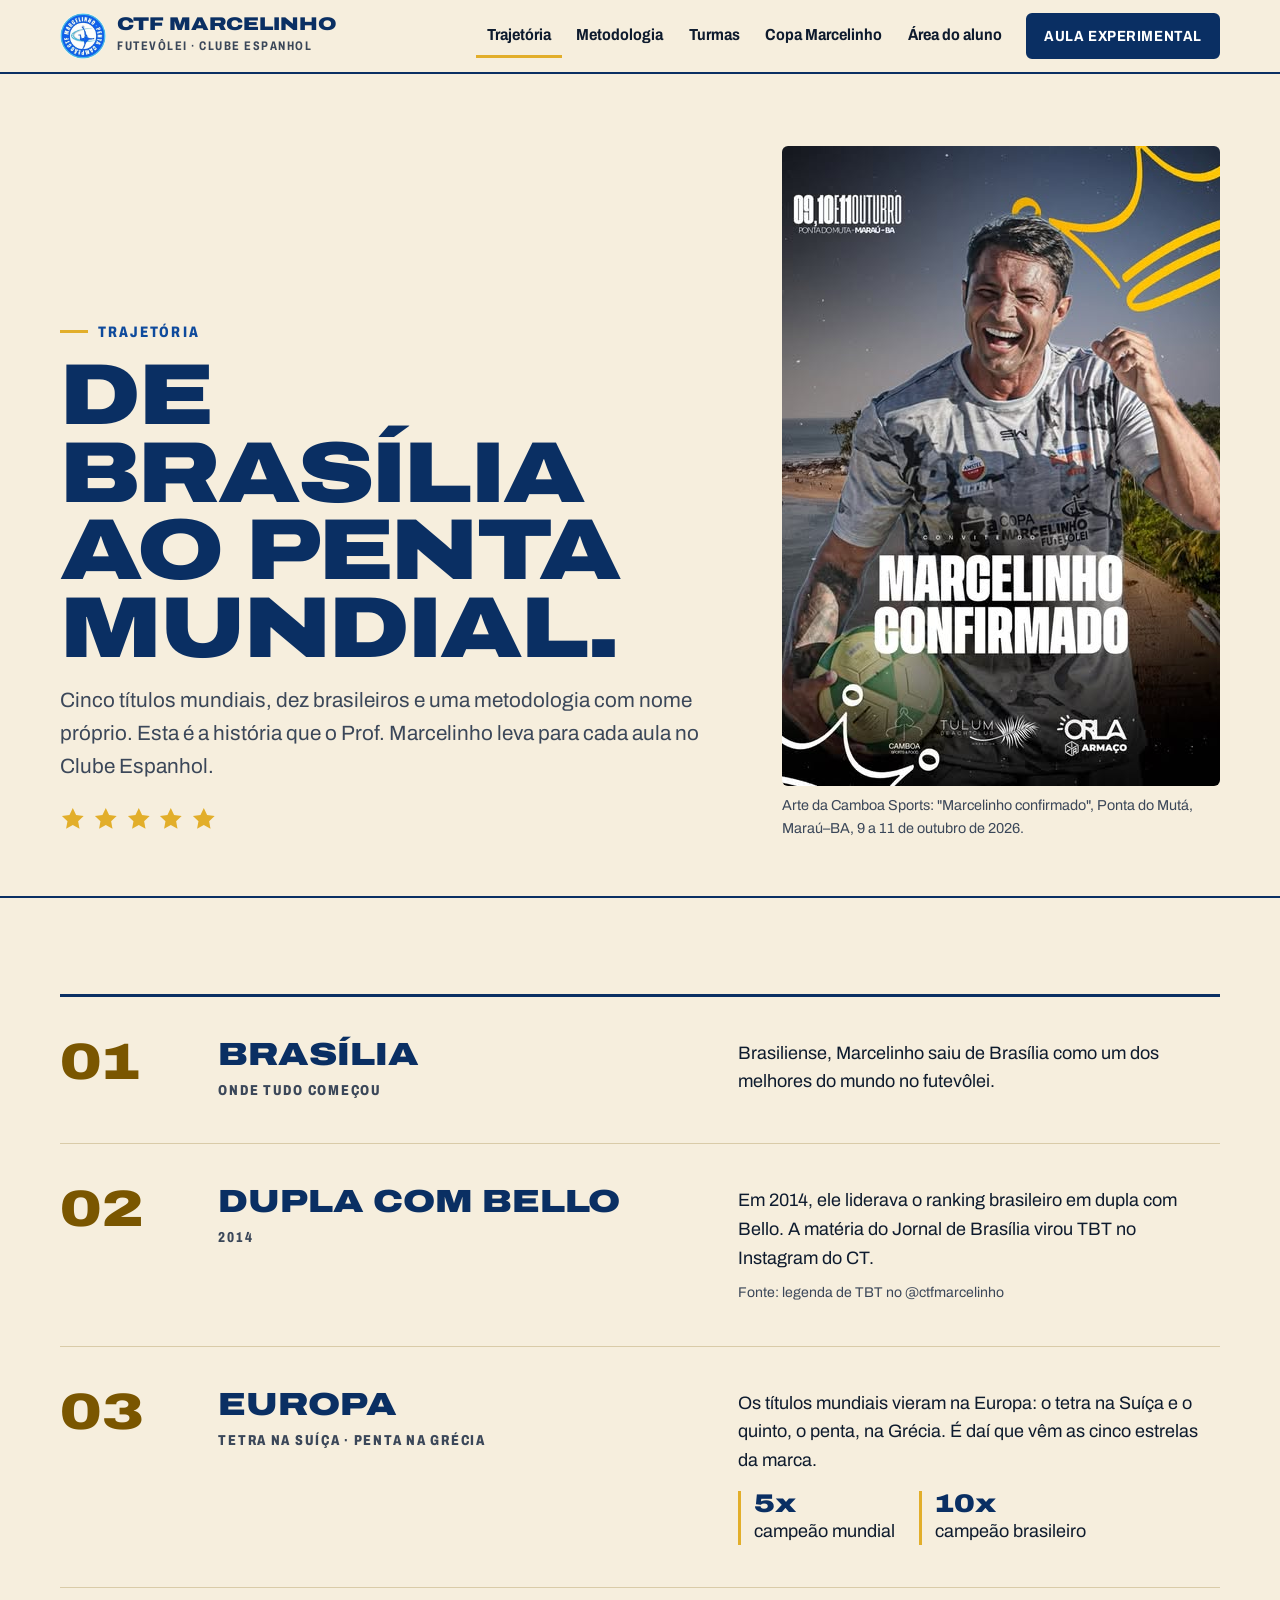
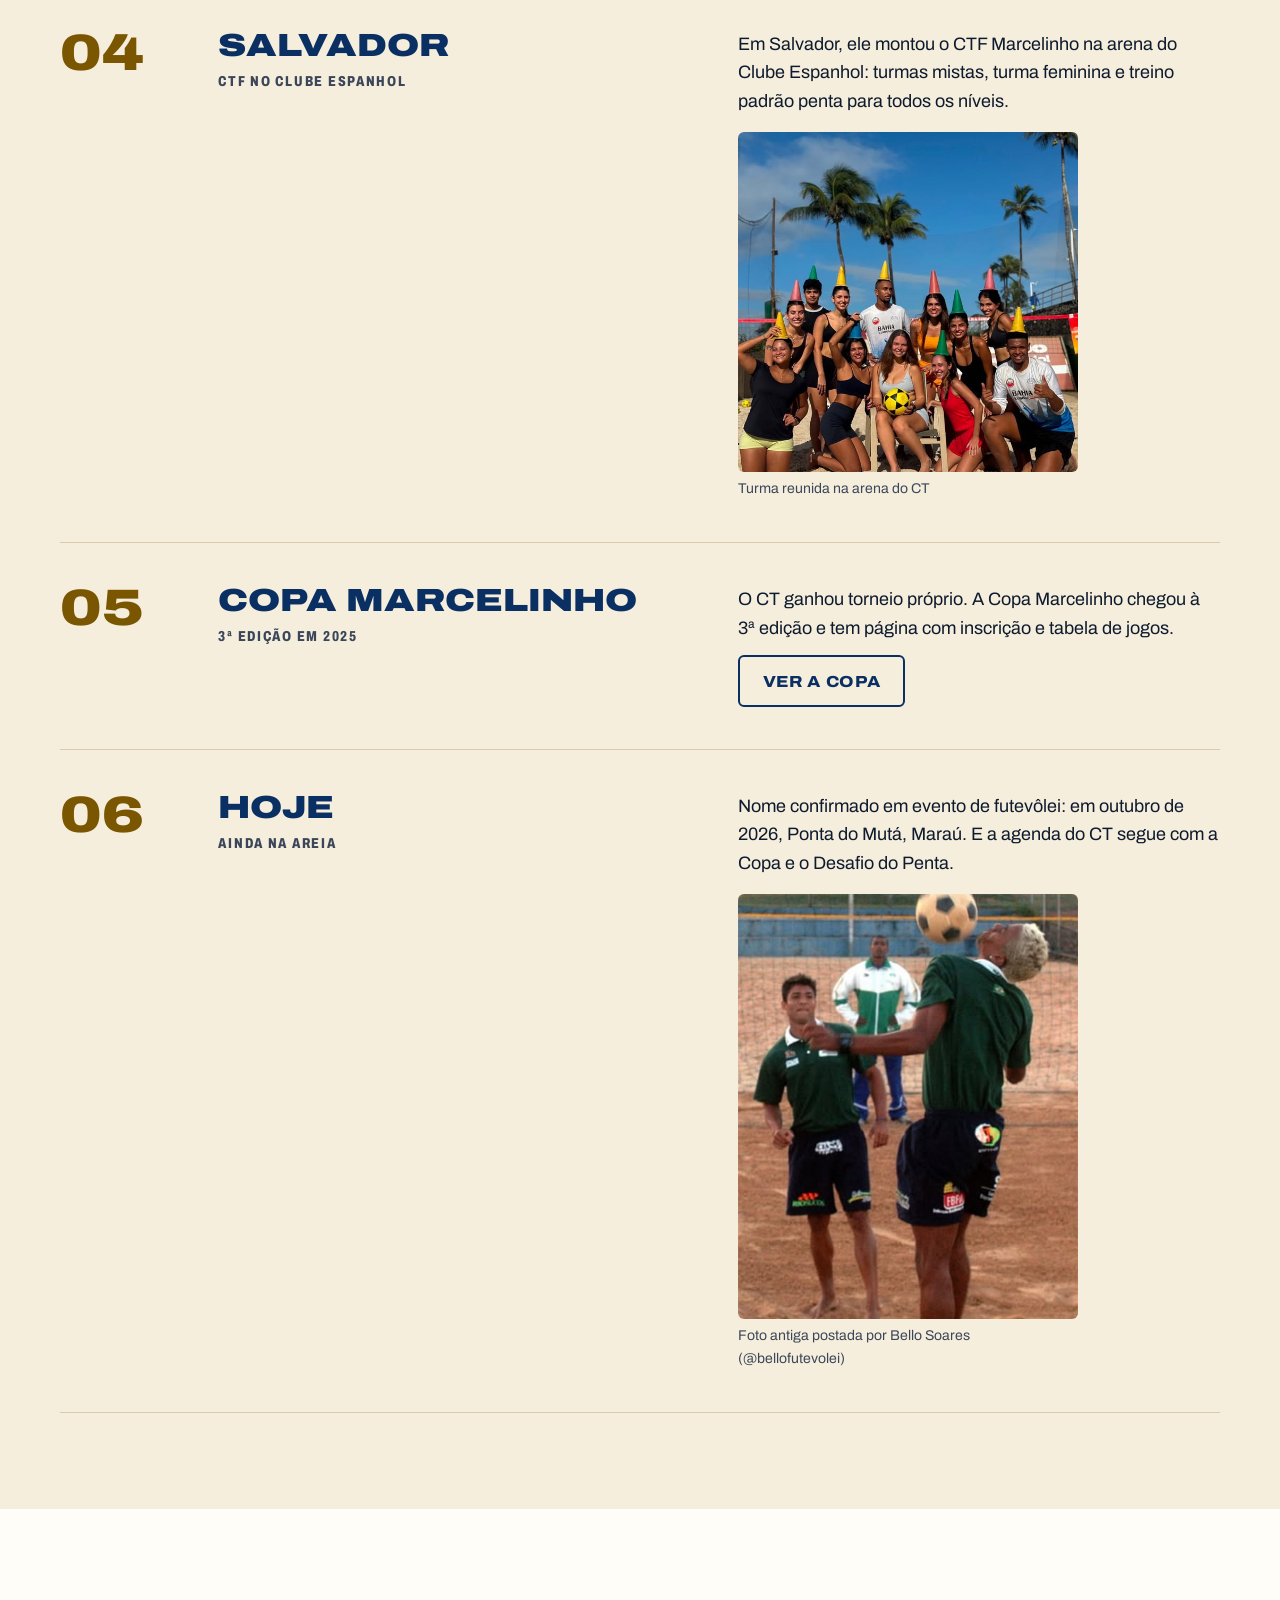
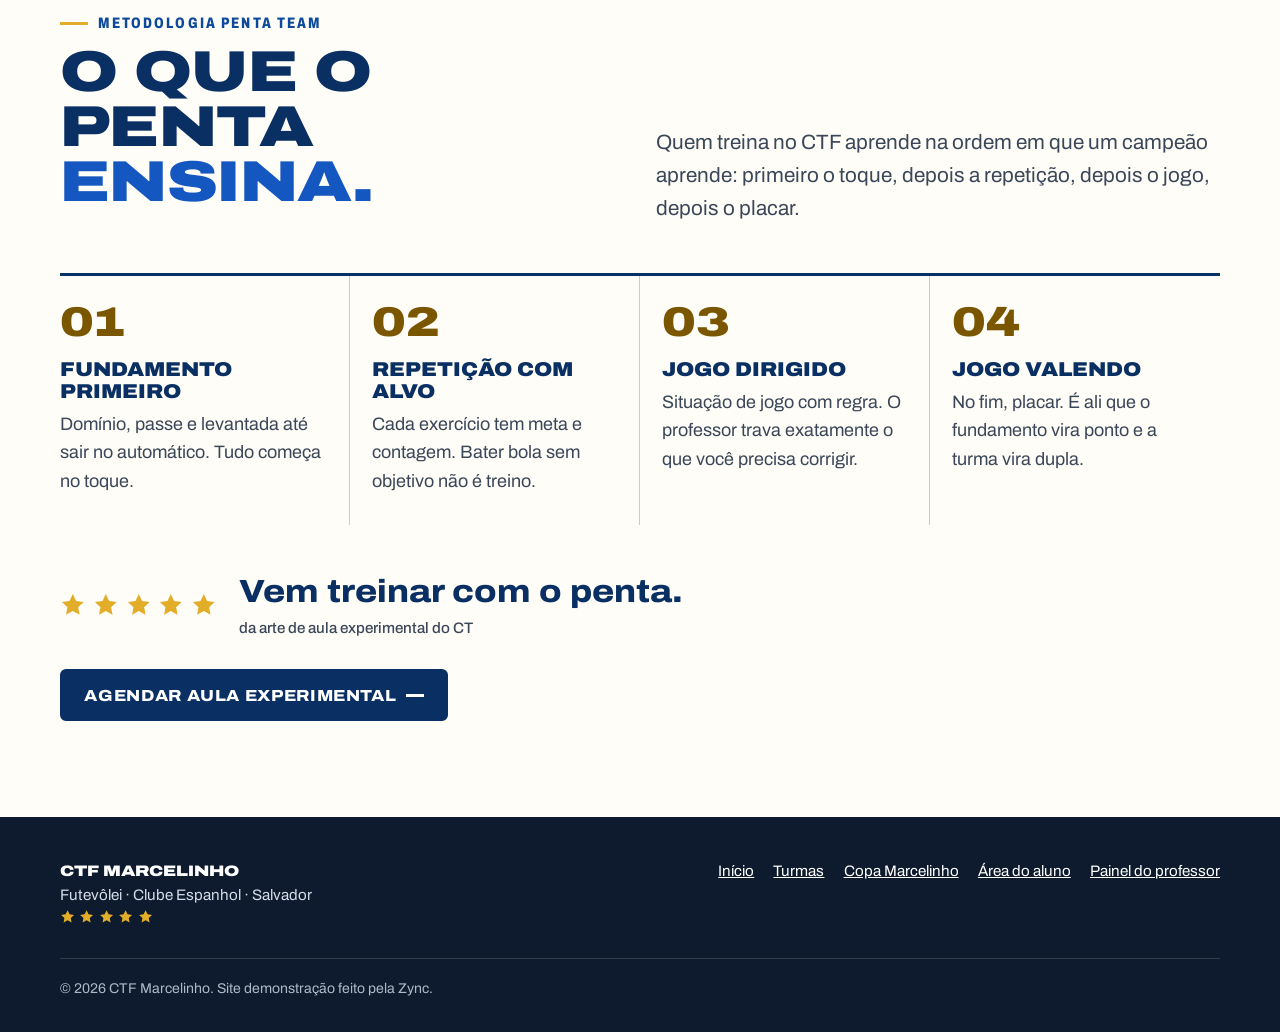
<file: trajetoria.html>
<!DOCTYPE html>
<html lang="pt-BR">
<head>
<meta charset="UTF-8">
<meta name="viewport" content="width=device-width, initial-scale=1.0">
<title>Trajetória do penta · CTF Marcelinho</title>
<meta name="description" content="De Brasília ao pentacampeonato mundial de futevôlei na Europa: a trajetória do Prof. Marcelinho e a Metodologia Penta Team.">
<meta name="theme-color" content="#0A2F63">
<link rel="icon" href="fotos/logo-ctf.jpg" type="image/jpeg">
<link rel="preconnect" href="https://fonts.googleapis.com">
<link rel="preconnect" href="https://fonts.gstatic.com" crossorigin>
<link href="https://fonts.googleapis.com/css2?family=Archivo:wdth,wght@62..125,400..900&display=swap" rel="stylesheet">
<link rel="stylesheet" href="assets/estilo.css?v=20261031153615">
</head>
<body>

<header class="topo">
  <div class="wrap topo-in">
    <a class="marca" href="index.html">
      <img src="fotos/logo-ctf.jpg" alt="" width="46" height="46">
      <span><b>CTF Marcelinho</b><small>Futevôlei · Clube Espanhol</small></span>
    </a>
    <button class="bt-menu" type="button" aria-controls="menu" aria-expanded="false"><span></span><b class="sr">Abrir menu</b></button>
    <nav class="menu" id="menu" aria-label="Principal">
      <a href="trajetoria.html" aria-current="page">Trajetória</a>
      <a href="index.html#metodo">Metodologia</a>
      <a href="index.html#turmas">Turmas</a>
      <a href="copa.html">Copa Marcelinho</a>
      <a href="aluno.html">Área do aluno</a>
      <a class="btn btn-mar" href="index.html#experimental">Aula experimental</a>
    </nav>
  </div>
</header>

<main>

<section class="abre">
  <div class="wrap abre-grid">
    <div>
      <span class="olho">Trajetória</span>
      <h1>De Brasília ao penta mundial.</h1>
      <p class="lead">Cinco títulos mundiais, dez brasileiros e uma metodologia com nome próprio. Esta é a história que o Prof. Marcelinho leva para cada aula no Clube Espanhol.</p>
      <p style="margin-top:1.4rem"><span class="estrelas g" data-estrelas></span></p>
    </div>
    <figure class="abre-foto">
      <img src="fotos/marcelinho-convite-do-rei.jpg" alt="Marcelinho sorrindo e comemorando com o punho fechado, bola de futevôlei na outra mão, com o mar ao fundo" width="480" height="640">
      <figcaption>Arte da Camboa Sports: "Marcelinho confirmado", Ponta do Mutá, Maraú–BA, 9 a 11 de outubro de 2026.</figcaption>
    </figure>
  </div>
</section>

<section class="secao">
  <div class="wrap">
    <ol class="capitulos">
      <li class="cap">
        <span class="n">01</span>
        <div><h3>Brasília</h3><span class="quando">Onde tudo começou</span></div>
        <div><p>Brasiliense, Marcelinho saiu de Brasília como um dos melhores do mundo no futevôlei.</p></div>
      </li>
      <li class="cap">
        <span class="n">02</span>
        <div><h3>Dupla com Bello</h3><span class="quando">2014</span></div>
        <div>
          <p>Em 2014, ele liderava o ranking brasileiro em dupla com Bello. A matéria do Jornal de Brasília virou TBT no Instagram do CT.</p>
          <span class="fonte">Fonte: legenda de TBT no @ctfmarcelinho</span>
        </div>
      </li>
      <li class="cap">
        <span class="n">03</span>
        <div><h3>Europa</h3><span class="quando">Tetra na Suíça · penta na Grécia</span></div>
        <div>
          <p>Os títulos mundiais vieram na Europa: o tetra na Suíça e o quinto, o penta, na Grécia. É daí que vêm as cinco estrelas da marca.</p>
          <div class="cap-titulos">
            <div><b>5x</b>campeão mundial</div>
            <div><b>10x</b>campeão brasileiro</div>
          </div>
        </div>
      </li>
      <li class="cap">
        <span class="n">04</span>
        <div><h3>Salvador</h3><span class="quando">CTF no Clube Espanhol</span></div>
        <div>
          <p>Em Salvador, ele montou o CTF Marcelinho na arena do Clube Espanhol: turmas mistas, turma feminina e treino padrão penta para todos os níveis.</p>
          <figure style="margin-top:1rem"><img src="fotos/turma-cones.jpg" alt="Turma do CT reunida na arena, coqueiros e céu azul ao fundo" loading="lazy" style="aspect-ratio:1"><figcaption>Turma reunida na arena do CT</figcaption></figure>
        </div>
      </li>
      <li class="cap">
        <span class="n">05</span>
        <div><h3>Copa Marcelinho</h3><span class="quando">3ª edição em 2025</span></div>
        <div>
          <p>O CT ganhou torneio próprio. A Copa Marcelinho chegou à 3ª edição e tem página com inscrição e tabela de jogos.</p>
          <p style="margin-top:.8rem"><a class="btn btn-linha" href="copa.html">Ver a Copa</a></p>
        </div>
      </li>
      <li class="cap">
        <span class="n">06</span>
        <div><h3>Hoje</h3><span class="quando">Ainda na areia</span></div>
        <div>
          <p>Nome confirmado em evento de futevôlei: em outubro de 2026, Ponta do Mutá, Maraú. E a agenda do CT segue com a Copa e o Desafio do Penta.</p>
          <figure style="margin-top:1rem"><img src="fotos/tbt-bello.jpg" alt="Foto antiga de dois atletas de camisa verde treinando futevôlei" loading="lazy"><figcaption>Foto antiga postada por Bello Soares (@bellofutevolei)</figcaption></figure>
        </div>
      </li>
    </ol>
  </div>
</section>

<section class="secao secao-branca" id="metodo">
  <div class="wrap">
    <div class="cab">
      <div>
        <span class="olho">Metodologia Penta Team</span>
        <h2 class="tit">O que o penta <em>ensina.</em></h2>
      </div>
      <p class="lead">Quem treina no CTF aprende na ordem em que um campeão aprende: primeiro o toque, depois a repetição, depois o jogo, depois o placar.</p>
    </div>
    <ol class="metodo">
      <li><span class="n">01</span><h3>Fundamento primeiro</h3><p>Domínio, passe e levantada até sair no automático. Tudo começa no toque.</p></li>
      <li><span class="n">02</span><h3>Repetição com alvo</h3><p>Cada exercício tem meta e contagem. Bater bola sem objetivo não é treino.</p></li>
      <li><span class="n">03</span><h3>Jogo dirigido</h3><p>Situação de jogo com regra. O professor trava exatamente o que você precisa corrigir.</p></li>
      <li><span class="n">04</span><h3>Jogo valendo</h3><p>No fim, placar. É ali que o fundamento vira ponto e a turma vira dupla.</p></li>
    </ol>
    <div class="citacao" style="margin-top:3rem">
      <span class="estrelas g" data-estrelas></span>
      <blockquote>Vem treinar com o penta.<cite>da arte de aula experimental do CT</cite></blockquote>
    </div>
    <p style="margin-top:2rem"><a class="btn btn-mar btn-seta" href="index.html#experimental">Agendar aula experimental</a></p>
  </div>
</section>

</main>

<footer class="rodape">
  <div class="wrap">
    <div class="rodape-in">
      <div><b>CTF Marcelinho</b><br>Futevôlei · Clube Espanhol · Salvador<br><span class="estrelas" data-estrelas></span></div>
      <nav aria-label="Rodapé"><a href="index.html">Início</a><a href="index.html#turmas">Turmas</a><a href="copa.html">Copa Marcelinho</a><a href="aluno.html">Área do aluno</a><a href="admin.html">Painel do professor</a></nav>
    </div>
    <p class="fim">© <span data-ano>2026</span> CTF Marcelinho. Site demonstração feito pela Zync.</p>
  </div>
</footer>

<script src="assets/config.js?v=20261031153615"></script>
<script src="assets/demo.js?v=20261031153615"></script>
<script src="assets/site.js?v=20261031153615"></script>
</body>
</html>
</file>
<file: assets/estilo.css>
/* =====================================================================
   CTF Marcelinho — "PADRÃO PENTA"
   Areia (fundo), azul do mar (texto forte e faixas), dourado de pódio
   (estrelas e números sobre o azul). Cinco estrelas = assinatura.
   Tipografia: Archivo em três larguras — expandida para títulos,
   condensada para rótulos, normal para leitura. Corpo 17–18px.
   Contraste: tinta sobre areia ~15:1 · branco sobre mar ~11:1 ·
   ouro sobre mar ~6:1 · azul de ação sobre branco ~7:1.
   ===================================================================== */
:root{
  --areia:#F6EEDD;--areia-2:#EBDDBE;--areia-3:#D8C49B;--branco:#FFFDF7;
  --mar:#0A2F63;--mar-2:#0E4A9C;--mar-3:#1557C0;--mar-claro:#DCE7F6;
  --ouro:#E2AE2A;--ouro-2:#F2C94C;--ouro-txt:#7A5600;
  --tinta:#0E1B2E;--tinta-2:#3B4759;--linha:#D9CBA8;
  --zap:#0F7A40;--erro:#A61B1B;--ok:#0F6B3A;--alerta:#8A5300;
  --f:'Archivo',system-ui,-apple-system,'Segoe UI',sans-serif;
  --raio:6px;--wrap:1240px;
}
*{margin:0;padding:0;box-sizing:border-box}
[hidden]{display:none !important}
html{-webkit-text-size-adjust:100%;scroll-behavior:smooth;scroll-padding-top:84px}
body{font-family:var(--f);font-size:1.0625rem;line-height:1.6;background:var(--areia);color:var(--tinta);-webkit-font-smoothing:antialiased;overflow-x:hidden}
@media (min-width:900px){body{font-size:1.125rem}}
img{display:block;max-width:100%}
a{color:inherit}
button{font:inherit;color:inherit;background:none;border:none;cursor:pointer}
input,select,textarea{font:inherit;color:inherit}
:focus-visible{outline:3px solid var(--mar-3);outline-offset:3px}
.wrap{max-width:var(--wrap);margin:0 auto;padding:0 clamp(1rem,4vw,2.5rem)}
.sr{position:absolute;width:1px;height:1px;overflow:hidden;clip:rect(0 0 0 0);white-space:nowrap}

/* tipografia */
.exp{font-stretch:125%;font-weight:900;letter-spacing:-.01em;text-transform:uppercase;line-height:.92}
.cond{font-stretch:75%;font-weight:700;text-transform:uppercase;letter-spacing:.08em}
.olho{display:inline-flex;align-items:center;gap:.6rem;font-stretch:75%;font-weight:800;text-transform:uppercase;letter-spacing:.14em;font-size:.95rem;color:var(--mar-2)}
.olho::before{content:"";width:28px;height:3px;background:var(--ouro)}
.tit{font-stretch:125%;font-weight:900;text-transform:uppercase;line-height:.95;letter-spacing:-.01em;font-size:clamp(1.75rem,5.4vw,3.6rem);color:var(--mar);margin:.6rem 0 1rem}
.tit em{font-style:normal;color:var(--mar-3)}
.lead{font-size:1.15em;color:var(--tinta-2);max-width:40rem}
.nota{font-size:.92rem;color:var(--tinta-2)}
.tag-ex{display:inline-block;font-stretch:75%;font-weight:800;text-transform:uppercase;letter-spacing:.08em;font-size:.78rem;padding:.15rem .5rem;border:1.5px dashed var(--ouro-txt);color:var(--ouro-txt);border-radius:3px;vertical-align:middle}

/* estrelas (assinatura) */
.estrelas{display:inline-flex;gap:.28em;color:var(--ouro)}
.estrelas svg{width:1em;height:1em;fill:currentColor}
.estrelas.g{font-size:1.6rem}

/* botões */
.btn{display:inline-flex;align-items:center;justify-content:center;gap:.6rem;min-height:52px;padding:.7rem 1.4rem;font-stretch:112%;font-weight:800;font-size:1rem;letter-spacing:.04em;text-transform:uppercase;text-decoration:none;border:2.5px solid var(--mar);border-radius:var(--raio);line-height:1.1;text-align:center;transition:transform .15s,background .15s}
.btn:hover{transform:translateY(-2px)}
.btn-mar{background:var(--mar);color:#fff}
.btn-mar:hover{background:var(--mar-2);border-color:var(--mar-2)}
.btn-linha{background:transparent;color:var(--mar)}
.btn-ouro{background:var(--ouro);border-color:var(--ouro);color:var(--mar)}
.btn-zap{background:var(--zap);border-color:var(--zap);color:#fff}
.btn-branco{background:transparent;color:#fff;border-color:rgba(255,255,255,.7)}
.btn-seta::after{content:"";width:18px;height:2.5px;background:currentColor;box-shadow:none;position:relative;transition:width .15s}
.btn-seta:hover::after{width:26px}

/* topo */
.topo{position:sticky;top:0;z-index:30;background:var(--areia);border-bottom:2px solid var(--mar)}
.topo-in{display:flex;align-items:center;gap:1rem;min-height:72px}
.marca{display:flex;align-items:center;gap:.7rem;text-decoration:none;margin-right:auto;min-width:0}
.marca img{width:46px;height:46px;border-radius:50%;flex:none}
.marca b{display:block;font-stretch:125%;font-weight:900;font-size:1.15rem;text-transform:uppercase;line-height:1;color:var(--mar)}
.marca small{display:block;font-stretch:75%;font-weight:700;text-transform:uppercase;letter-spacing:.12em;font-size:.78rem;color:var(--tinta-2);margin-top:.2rem}
.menu{display:flex;align-items:center;gap:.2rem}
.menu a{font-stretch:88%;font-weight:700;font-size:1rem;text-decoration:none;padding:.5rem .7rem;border-bottom:3px solid transparent}
.menu a:hover,.menu a[aria-current=page]{border-color:var(--ouro)}
.menu .btn{margin-left:.6rem;min-height:46px;padding:.5rem 1rem;font-size:.92rem;border-bottom:2.5px solid var(--mar)}
.bt-menu{display:none;width:48px;height:48px;border:2px solid var(--mar);border-radius:var(--raio);place-items:center}
.bt-menu span,.bt-menu span::before,.bt-menu span::after{display:block;width:22px;height:2.5px;background:var(--mar);position:relative;content:""}
.bt-menu span::before{position:absolute;top:-7px}.bt-menu span::after{position:absolute;top:7px}
@media (max-width:980px){
  .bt-menu{display:grid}
  .menu{position:fixed;inset:72px 0 auto 0;flex-direction:column;align-items:stretch;background:var(--areia);border-bottom:2px solid var(--mar);padding:.6rem 1rem 1.2rem;display:none}
  .menu.aberto{display:flex}
  .menu a{padding:.9rem .4rem;border-bottom:1px solid var(--linha);font-size:1.15rem}
  .menu .btn{margin:.8rem 0 0}
}

/* hero */
.hero{position:relative;padding:clamp(2rem,5vw,4.5rem) 0 clamp(2.5rem,6vw,5rem)}
.hero-grid{display:grid;grid-template-columns:1.15fr .85fr;gap:clamp(1.5rem,4vw,4rem);align-items:center}
.hero h1{font-stretch:125%;font-weight:900;text-transform:uppercase;line-height:.9;letter-spacing:-.02em;font-size:clamp(2rem,8vw,6.2rem);color:var(--mar);margin:1rem 0 1.2rem}
.hero h1 .linha{display:block}
.hero h1 .ouro{color:var(--mar-3);position:relative}
.hero .lead{margin-bottom:1.8rem}
.hero-acoes{display:flex;flex-wrap:wrap;gap:.8rem}
.hero-foto{position:relative;justify-self:end;width:min(100%,460px)}
.hero-foto::before{content:"";position:absolute;inset:18px -18px -18px 18px;border:3px solid var(--ouro);border-radius:var(--raio)}
.hero-foto img{position:relative;width:100%;aspect-ratio:3/4;object-fit:cover;border-radius:var(--raio)}
.hero-foto figcaption{position:relative;margin-top:1.6rem;font-size:.9rem;color:var(--tinta-2)}
.hero-selo{position:absolute;left:-28px;bottom:64px;width:112px;height:112px;border-radius:50%;background:var(--branco);padding:6px;box-shadow:0 10px 30px -12px rgba(10,47,99,.5)}
.hero-selo img{width:100%;height:100%;border-radius:50%}
@media (max-width:820px){
  .hero-grid{grid-template-columns:1fr}
  .hero-foto{justify-self:start;width:calc(100% - 18px)}
  .hero-selo{left:auto;right:-6px;bottom:auto;top:-22px;width:88px;height:88px}
}

/* placar (números) */
.placar{background:var(--mar);color:#fff;padding:clamp(2.6rem,6vw,4.5rem) 0;position:relative;overflow:hidden}
.placar-grid{display:grid;grid-template-columns:repeat(2,1fr) 1.1fr;gap:clamp(1.2rem,4vw,3rem);align-items:end}
.numero b{display:block;font-stretch:125%;font-weight:900;font-size:clamp(4rem,15vw,10.5rem);line-height:.8;color:var(--ouro);font-variant-numeric:tabular-nums}
.numero b sup{font-size:.4em;vertical-align:top;margin-left:.05em;color:#fff}
.numero > span{display:block;margin-top:.8rem;font-stretch:88%;font-weight:800;text-transform:uppercase;letter-spacing:.06em;font-size:clamp(1rem,2vw,1.25rem)}
.numero small{display:block;color:#C9D6EC;font-size:.95rem;margin-top:.2rem}
.placar-txt{border-left:3px solid var(--ouro);padding-left:1.4rem}
.placar-txt p{color:#E6EDF8;margin-bottom:1rem}
.placar-txt a{color:var(--ouro-2);font-weight:800;text-decoration:none;border-bottom:2px solid}
@media (max-width:820px){.placar-grid{grid-template-columns:1fr 1fr}.placar-txt{grid-column:1/-1}}

/* seções */
.secao{padding:clamp(3rem,8vw,6rem) 0}
.secao-branca{background:var(--branco)}
.secao-areia2{background:var(--areia-2)}
.cab{display:grid;grid-template-columns:1fr 1fr;gap:2rem;align-items:end;margin-bottom:clamp(1.8rem,4vw,3rem)}
.cab .lead{justify-self:end}
@media (max-width:820px){.cab{grid-template-columns:1fr}.cab .lead{justify-self:start}}

/* metodologia */
.metodo{display:grid;grid-template-columns:repeat(4,1fr);border-top:3px solid var(--mar)}
.metodo li{list-style:none;padding:1.6rem 1.4rem 1.8rem 0;border-right:1px solid var(--linha)}
.metodo li+li{padding-left:1.4rem}
.metodo li:last-child{border-right:none}
.metodo .n{font-stretch:125%;font-weight:900;font-size:2.6rem;line-height:1;color:var(--ouro-txt)}
.metodo h3{font-stretch:112%;font-weight:900;text-transform:uppercase;font-size:1.25rem;line-height:1.1;color:var(--mar);margin:.8rem 0 .5rem}
.metodo p{color:var(--tinta-2)}
@media (max-width:900px){.metodo{grid-template-columns:1fr 1fr}.metodo li:nth-child(2){border-right:none}.metodo li:nth-child(3){padding-left:0}.metodo li:nth-child(n+3){border-top:1px solid var(--linha)}}
@media (max-width:520px){.metodo{grid-template-columns:1fr}.metodo li{border-right:none;padding-left:0 !important}.metodo li+li{border-top:1px solid var(--linha)}}
.citacao{margin-top:clamp(2rem,5vw,3.5rem);display:grid;grid-template-columns:auto 1fr;gap:1.4rem;align-items:center}
.citacao blockquote{font-stretch:112%;font-weight:800;font-size:clamp(1.3rem,3vw,2rem);line-height:1.2;color:var(--mar)}
.citacao cite{display:block;font-style:normal;font-size:.95rem;font-weight:500;color:var(--tinta-2);margin-top:.5rem;font-stretch:100%}

/* turmas */
.niveis{display:grid;grid-template-columns:repeat(4,1fr);gap:1rem}
.nivel{background:var(--branco);border:2px solid var(--mar);border-radius:var(--raio);padding:1.4rem 1.2rem;display:flex;flex-direction:column}
.nivel h3{font-stretch:125%;font-weight:900;text-transform:uppercase;font-size:1.3rem;color:var(--mar);line-height:1}
.nivel>p{color:var(--tinta-2);margin:.6rem 0 1rem;font-size:.98rem}
.nivel ul{list-style:none;margin-top:auto;border-top:1px solid var(--linha)}
.nivel li{padding:.65rem 0;border-bottom:1px solid var(--linha);display:flex;flex-direction:column}
.nivel li b{font-stretch:88%;font-weight:800;font-size:1.02rem}
.nivel li span{font-size:.95rem;color:var(--tinta-2);font-variant-numeric:tabular-nums}
.nivel .vazio{color:var(--tinta-2);font-size:.95rem;padding:.65rem 0}
@media (max-width:1000px){.niveis{grid-template-columns:1fr 1fr}}
@media (max-width:560px){.niveis{grid-template-columns:1fr}}

/* aula experimental */
.exp-grid{display:grid;grid-template-columns:.9fr 1.1fr;gap:clamp(1.5rem,5vw,4rem);align-items:start}
.exp-foto{position:relative}
.exp-foto img{width:100%;aspect-ratio:4/5;object-fit:cover;border-radius:var(--raio)}
.exp-foto .selo-txt{position:absolute;left:0;bottom:0;right:0;background:var(--mar);color:#fff;padding:1rem 1.2rem;border-radius:0 0 var(--raio) var(--raio)}
.exp-foto .selo-txt b{display:block;font-stretch:125%;font-weight:900;text-transform:uppercase;font-size:1.3rem;line-height:1}
@media (max-width:860px){.exp-grid{grid-template-columns:1fr}.exp-foto img{aspect-ratio:4/3}}
.form{display:grid;gap:1.1rem}
.campo label,.campo legend{display:block;font-stretch:88%;font-weight:800;font-size:1rem;margin-bottom:.35rem}
.campo input,.campo select,.campo textarea{width:100%;min-height:52px;padding:.7rem .9rem;border:2px solid var(--areia-3);border-radius:var(--raio);background:var(--branco);font-size:1.0625rem}
.campo input:focus,.campo select:focus,.campo textarea:focus{border-color:var(--mar-3);outline:none;box-shadow:0 0 0 3px var(--mar-claro)}
.campo fieldset{border:none}
.dois{display:grid;grid-template-columns:1fr 1fr;gap:1rem}
@media (max-width:560px){.dois{grid-template-columns:1fr}}
.opcoes{display:flex;flex-wrap:wrap;gap:.5rem}
.opcoes label{margin:0}
.opcoes input{position:absolute;opacity:0;width:1px;height:1px}
.opcoes span{display:inline-flex;align-items:center;min-height:48px;padding:.5rem 1rem;border:2px solid var(--areia-3);border-radius:var(--raio);background:var(--branco);font-weight:600;cursor:pointer}
.opcoes input:checked+span{border-color:var(--mar);background:var(--mar);color:#fff}
.opcoes input:focus-visible+span{outline:3px solid var(--mar-3);outline-offset:2px}
.erro-campo{color:var(--erro);font-weight:700;font-size:.95rem}
.ok-box{background:var(--branco);border:2px solid var(--ok);border-radius:var(--raio);padding:1.2rem;margin-top:1rem}
.ok-box b{color:var(--ok)}

/* copa destaque */
.copa-faixa{background:var(--mar);color:#fff;padding:clamp(3rem,7vw,5rem) 0}
.copa-grid{display:grid;grid-template-columns:.8fr 1.2fr;gap:clamp(1.5rem,5vw,4rem);align-items:center}
.copa-grid img{width:100%;border-radius:var(--raio);border:3px solid var(--ouro)}
.copa-faixa .olho{color:var(--ouro-2)}
.copa-faixa .tit{color:#fff}
.copa-faixa .tit em{color:var(--ouro)}
.copa-faixa p{color:#E6EDF8;max-width:36rem}
.copa-dados{display:grid;grid-template-columns:repeat(3,auto);gap:1.6rem;margin:1.6rem 0 2rem;justify-content:start}
.copa-dados div b{display:block;font-stretch:125%;font-weight:900;font-size:1.8rem;color:var(--ouro);line-height:1}
.copa-dados div span{font-size:.92rem;color:#C9D6EC}
@media (max-width:820px){.copa-grid{grid-template-columns:1fr}.copa-grid img{max-width:380px}}
@media (max-width:420px){.copa-dados{grid-template-columns:1fr 1fr}}

/* galeria */
.galeria{display:grid;grid-template-columns:repeat(4,1fr);grid-auto-rows:220px;gap:.8rem}
.galeria figure{position:relative;overflow:hidden;border-radius:var(--raio);background:var(--areia-2)}
.galeria img{width:100%;height:100%;object-fit:cover;transition:transform .4s}
.galeria figure:hover img{transform:scale(1.03)}
.galeria figcaption{position:absolute;left:0;right:0;bottom:0;padding:2rem .9rem .7rem;background:linear-gradient(transparent,rgba(6,24,52,.88));color:#fff;font-size:.92rem;font-weight:600;line-height:1.35}
.galeria .alta{grid-row:span 2}
.galeria .larga{grid-column:span 2}
@media (max-width:900px){.galeria{grid-template-columns:1fr 1fr;grid-auto-rows:200px}}
@media (max-width:480px){.galeria{grid-auto-rows:170px}.galeria .larga{grid-column:span 2}}

/* contato */
.contato-grid{display:grid;grid-template-columns:1fr 1.2fr;gap:clamp(1.5rem,4vw,3rem);align-items:stretch}
.contato dl{display:grid;gap:1.2rem;margin:1.4rem 0 1.8rem}
.contato dt{font-stretch:75%;font-weight:800;text-transform:uppercase;letter-spacing:.12em;font-size:.88rem;color:var(--ouro-txt)}
.contato dd{font-stretch:112%;font-weight:800;font-size:1.3rem;color:var(--mar)}
.contato dd a{text-decoration:none;border-bottom:2px solid var(--ouro)}
.mapa{min-height:360px;border:2px solid var(--mar);border-radius:var(--raio);overflow:hidden;background:var(--areia-2)}
.mapa iframe{width:100%;height:100%;min-height:360px;border:0;display:block}
@media (max-width:820px){.contato-grid{grid-template-columns:1fr}}

/* rodapé */
.rodape{background:var(--tinta);color:#D5DDE8;padding:2.6rem 0 2rem;font-size:.95rem}
.rodape-in{display:flex;flex-wrap:wrap;gap:1.4rem 2.5rem;justify-content:space-between;align-items:flex-start}
.rodape b{color:#fff;font-stretch:125%;font-weight:900;text-transform:uppercase}
.rodape a{color:#fff}
.rodape nav{display:flex;flex-wrap:wrap;gap:.4rem 1.2rem}
.rodape .fim{margin-top:1.6rem;padding-top:1.2rem;border-top:1px solid rgba(255,255,255,.15);color:#AEB9C8;font-size:.88rem}

/* página interna: abertura */
.abre{padding:clamp(2.2rem,6vw,4.5rem) 0 clamp(2rem,5vw,3.5rem);border-bottom:2px solid var(--mar)}
.abre-grid{display:grid;grid-template-columns:1.2fr .8fr;gap:clamp(1.5rem,5vw,4rem);align-items:end}
.abre h1{font-stretch:125%;font-weight:900;text-transform:uppercase;line-height:.9;letter-spacing:-.02em;font-size:clamp(2rem,7vw,5.4rem);color:var(--mar);margin:.8rem 0 1rem}
.abre-foto img{width:100%;aspect-ratio:4/5;object-fit:cover;border-radius:var(--raio)}
.abre-foto figcaption{font-size:.9rem;color:var(--tinta-2);margin-top:.5rem}
@media (max-width:820px){.abre-grid{grid-template-columns:1fr}.abre-foto{max-width:420px}}

/* trajetória: capítulos */
.capitulos{list-style:none;border-top:3px solid var(--mar)}
.cap{display:grid;grid-template-columns:120px 1fr 1fr;gap:clamp(1rem,3vw,2.5rem);padding:clamp(1.6rem,4vw,2.6rem) 0;border-bottom:1px solid var(--linha);align-items:start}
.cap .n{font-stretch:125%;font-weight:900;font-size:3.2rem;line-height:.9;color:var(--ouro-txt)}
.cap h3{font-stretch:125%;font-weight:900;text-transform:uppercase;font-size:clamp(1.4rem,3vw,2rem);line-height:1;color:var(--mar)}
.cap .quando{display:block;font-stretch:75%;font-weight:800;text-transform:uppercase;letter-spacing:.12em;font-size:.9rem;color:var(--tinta-2);margin-top:.5rem}
.cap p{color:var(--tinta)}
.cap .fonte{display:block;margin-top:.6rem;font-size:.88rem;color:var(--tinta-2)}
.cap figure img{width:100%;max-width:340px;aspect-ratio:4/5;object-fit:cover;border-radius:var(--raio)}
.cap figure figcaption{font-size:.88rem;color:var(--tinta-2);margin-top:.4rem;max-width:340px}
.cap-titulos{display:flex;gap:1.5rem;margin-top:1rem;flex-wrap:wrap}
.cap-titulos div{border-left:3px solid var(--ouro);padding-left:.8rem}
.cap-titulos b{display:block;font-stretch:125%;font-weight:900;font-size:1.6rem;color:var(--mar);line-height:1}
@media (max-width:820px){.cap{grid-template-columns:1fr}.cap .n{font-size:2.4rem}}

/* copa page */
.info-copa{display:grid;grid-template-columns:repeat(4,1fr);border:2px solid var(--mar);border-radius:var(--raio);background:var(--branco)}
.info-copa div{padding:1.2rem 1.3rem;border-right:1px solid var(--linha)}
.info-copa div:last-child{border-right:none}
.info-copa dt{font-stretch:75%;font-weight:800;text-transform:uppercase;letter-spacing:.12em;font-size:.85rem;color:var(--ouro-txt)}
.info-copa dd{font-stretch:112%;font-weight:800;font-size:1.15rem;color:var(--mar);line-height:1.25;margin-top:.2rem}
@media (max-width:820px){.info-copa{grid-template-columns:1fr 1fr}.info-copa div:nth-child(2){border-right:none}.info-copa div:nth-child(n+3){border-top:1px solid var(--linha)}}
@media (max-width:440px){.info-copa{grid-template-columns:1fr}.info-copa div{border-right:none !important;border-top:1px solid var(--linha)}.info-copa div:first-child{border-top:none}}
.cats{display:grid;grid-template-columns:repeat(4,1fr);gap:1rem}
.cat{background:var(--branco);border:2px solid var(--mar);border-radius:var(--raio);padding:1.2rem}
.cat h3{font-stretch:125%;font-weight:900;text-transform:uppercase;font-size:1.2rem;color:var(--mar)}
.cat .vagas{font-variant-numeric:tabular-nums;margin-top:.6rem}
.cat .vagas b{font-size:1.6rem;font-stretch:125%;font-weight:900;color:var(--mar)}
.barra{height:8px;background:var(--areia-2);border-radius:4px;overflow:hidden;margin-top:.6rem}
.barra i{display:block;height:100%;background:var(--mar-3)}
@media (max-width:900px){.cats{grid-template-columns:1fr 1fr}}
@media (max-width:440px){.cats{grid-template-columns:1fr}}
.abas{display:flex;gap:.4rem;flex-wrap:wrap;margin-bottom:1.4rem}
.aba{min-height:46px;padding:.5rem 1.1rem;border:2px solid var(--mar);border-radius:var(--raio);font-stretch:112%;font-weight:800;text-transform:uppercase;font-size:.92rem;color:var(--mar);background:var(--branco)}
.aba[aria-selected=true]{background:var(--mar);color:#fff}
.chave-cols{display:grid;grid-template-columns:1fr 1fr;gap:2rem}
@media (max-width:820px){.chave-cols{grid-template-columns:1fr}}
.fase h3{font-stretch:75%;font-weight:800;text-transform:uppercase;letter-spacing:.12em;font-size:.95rem;color:var(--ouro-txt);margin:0 0 .6rem}
.fase+.fase{margin-top:1.6rem}
.jogo{background:var(--branco);border:1.5px solid var(--linha);border-left:4px solid var(--mar);border-radius:var(--raio);margin-bottom:.6rem}
.jogo-l{display:grid;grid-template-columns:1fr auto;gap:.8rem;padding:.55rem .9rem;align-items:center}
.jogo-l+.jogo-l{border-top:1px solid var(--linha)}
.jogo-l b{font-stretch:125%;font-weight:900;font-size:1.3rem;font-variant-numeric:tabular-nums;min-width:2ch;text-align:right;color:var(--tinta-2)}
.jogo-l.venceu span{font-weight:800}
.jogo-l.venceu b{color:var(--mar)}
.jogo-l.venceu span::after{content:"";display:inline-block;width:8px;height:8px;border-radius:50%;background:var(--ouro);margin-left:.5rem;vertical-align:middle}
.jogo .quando{font-size:.85rem;color:var(--tinta-2);padding:.35rem .9rem;background:var(--areia);border-top:1px solid var(--linha);border-radius:0 0 var(--raio) var(--raio)}
.tabela{width:100%;border-collapse:collapse;background:var(--branco);border:1.5px solid var(--linha);font-variant-numeric:tabular-nums}
.tabela th,.tabela td{padding:.55rem .7rem;text-align:left;border-bottom:1px solid var(--linha)}
.tabela th{font-stretch:75%;font-weight:800;text-transform:uppercase;letter-spacing:.08em;font-size:.82rem;color:var(--tinta-2);background:var(--areia)}
.tabela td.num,.tabela th.num{text-align:right}

/* ÁREA DO ALUNO */
.login-box{max-width:460px;margin:clamp(2rem,6vw,4rem) auto;background:var(--branco);border:2px solid var(--mar);border-radius:var(--raio);padding:clamp(1.4rem,4vw,2.2rem)}
.login-box h1{font-stretch:125%;font-weight:900;text-transform:uppercase;font-size:2rem;line-height:1;color:var(--mar);margin:.6rem 0 .6rem}
.demo-cred{background:var(--areia);border:1.5px dashed var(--ouro-txt);border-radius:var(--raio);padding:.8rem 1rem;margin:1rem 0 1.2rem;font-size:.98rem}
.demo-cred code{font-family:ui-monospace,Consolas,monospace;font-weight:700;background:var(--branco);padding:.05rem .35rem;border-radius:3px}
.painel-aluno{padding:clamp(1.4rem,4vw,2.6rem) 0 4rem}
.ola{display:flex;flex-wrap:wrap;gap:1rem;align-items:end;justify-content:space-between;margin-bottom:1.6rem}
.ola h1{font-stretch:125%;font-weight:900;text-transform:uppercase;overflow-wrap:anywhere;font-size:clamp(1.6rem,5vw,3.2rem);line-height:.95;color:var(--mar)}
.ola p{color:var(--tinta-2)}
.grade-al{display:grid;grid-template-columns:repeat(12,1fr);gap:1rem}
.box{background:var(--branco);border:2px solid var(--linha);border-radius:var(--raio);padding:1.3rem 1.3rem 1.4rem;min-width:0}
.box h2{font-stretch:75%;font-weight:800;text-transform:uppercase;letter-spacing:.12em;font-size:.95rem;color:var(--ouro-txt);margin-bottom:.8rem}
.c4{grid-column:span 4}.c5{grid-column:span 5}.c7{grid-column:span 7}.c6{grid-column:span 6}.c8{grid-column:span 8}.c12{grid-column:span 12}
@media (max-width:960px){.c4,.c5,.c7,.c6,.c8{grid-column:span 12}}
.box-mar{background:var(--mar);border-color:var(--mar);color:#fff}
.box-mar h2{color:var(--ouro-2)}
.grande{font-stretch:125%;font-weight:900;font-size:clamp(2.2rem,5vw,3rem);line-height:1;font-variant-numeric:tabular-nums}
.selo{display:inline-flex;align-items:center;gap:.4rem;padding:.3rem .7rem;border-radius:999px;font-weight:800;font-size:.92rem}
.selo-ok{background:#DDF3E5;color:var(--ok)}
.selo-alerta{background:#FFF0D1;color:var(--alerta)}
.selo-erro{background:#FBE1E1;color:var(--erro)}
.box-mar .selo-ok{background:#1F7A4A;color:#fff}
.box-mar .selo-alerta{background:var(--ouro);color:var(--mar)}
.box-mar .selo-erro{background:#fff;color:var(--erro)}
.linha-info{display:flex;justify-content:space-between;gap:1rem;padding:.55rem 0;border-bottom:1px solid rgba(255,255,255,.18)}
.box:not(.box-mar) .linha-info{border-color:var(--linha)}
.cal{display:grid;grid-template-columns:repeat(7,1fr);gap:4px;margin-top:1rem;font-variant-numeric:tabular-nums}
.cal span{aspect-ratio:1;display:grid;place-items:center;font-size:.85rem;border-radius:4px;color:var(--tinta-2)}
.cal .cab-d{font-stretch:75%;font-weight:800;text-transform:uppercase;font-size:.72rem;aspect-ratio:auto;padding-bottom:.2rem}
.cal .foi{background:var(--mar);color:#fff;font-weight:800}
.cal .faltou{background:var(--branco);border:2px solid var(--erro);color:var(--erro);font-weight:800}
.cal .hoje{outline:2px solid var(--ouro);outline-offset:1px}
.legenda{display:flex;flex-wrap:wrap;gap:1rem;margin-top:.8rem;font-size:.88rem;color:var(--tinta-2)}
.legenda i{display:inline-block;width:12px;height:12px;border-radius:3px;margin-right:.35rem;vertical-align:-1px}
.fund-bts{display:flex;flex-wrap:wrap;gap:.4rem;margin-bottom:1rem}
.fund-bts button{min-height:42px;padding:.35rem .8rem;border:2px solid var(--areia-3);border-radius:var(--raio);font-weight:700;font-size:.95rem;background:var(--branco)}
.fund-bts button[aria-pressed=true]{background:var(--mar);border-color:var(--mar);color:#fff}
.grafico svg{width:100%;height:auto;display:block}
.barras-f{display:grid;gap:.7rem;margin-top:1.2rem}
.barras-f .bf{display:grid;grid-template-columns:130px 1fr 54px;gap:.7rem;align-items:center;font-size:.98rem}
.barras-f .trilho{height:14px;background:var(--areia-2);border-radius:7px;position:relative;overflow:hidden}
.barras-f .trilho i{position:absolute;inset:0 auto 0 0;background:var(--mar-3);border-radius:7px}
.barras-f .trilho u{position:absolute;top:0;bottom:0;width:3px;background:var(--ouro-txt)}
.barras-f b{text-align:right;font-variant-numeric:tabular-nums}
@media (max-width:420px){.barras-f .bf{grid-template-columns:100px 1fr 46px;font-size:.92rem}}
.lista-sec{list-style:none}
.lista-sec li{padding:.75rem 0;border-bottom:1px solid var(--linha)}
.lista-sec li:last-child{border-bottom:none}
.lista-sec b{display:block;font-stretch:100%}
.lista-sec small{color:var(--tinta-2);font-size:.93rem}
.aviso-item{border-left:4px solid var(--ouro);padding:.4rem 0 .4rem 1rem;margin-bottom:1rem}
.aviso-item h3{font-stretch:112%;font-weight:900;font-size:1.1rem;color:var(--mar)}
.aviso-item time{font-size:.88rem;color:var(--tinta-2)}
.vazio-txt{color:var(--tinta-2)}

h1,h2,h3{overflow-wrap:break-word}
</file>
<file: assets/admin.css>
/* =====================================================================
   CTF Marcelinho — painel do professor
   Usa os tokens e componentes do estilo.css (padrão penta) e acrescenta
   o que é de painel: abas, KPIs, listas, chamada, ficha. Fundo claro,
   letra grande, botões de 44px+ para usar no celular, na areia.
   ===================================================================== */
body.adm{background:var(--areia)}
.faixa-demo{background:var(--ouro);color:var(--mar);text-align:center;padding:.45rem 1rem;font-size:.95rem}
.mini{min-height:44px;padding:.4rem .9rem;font-size:.88rem}
.acoes{display:flex;flex-wrap:wrap;gap:.6rem;margin-top:1rem}
.lnk{font-weight:800;color:var(--mar-3);font-size:.95rem;text-decoration:none}
.btn-perigo{background:var(--branco);color:var(--erro);border-color:var(--erro)}

.adm-topo{position:sticky;top:0;z-index:20;background:var(--mar);color:#fff;border-bottom:3px solid var(--ouro)}
.adm-topo-in{display:flex;align-items:center;gap:.6rem;min-height:68px}
.marca-esc b{color:#fff}
.marca-esc small{color:#C9D6EC}
.adm-abas{display:flex;gap:.1rem;overflow-x:auto;scrollbar-width:none}
.adm-abas::-webkit-scrollbar{display:none}
.adm-aba{flex:none;padding:.75rem .9rem;font-stretch:88%;font-weight:800;font-size:1rem;color:#C9D6EC;border-bottom:4px solid transparent;display:flex;align-items:center;gap:.4rem}
.adm-aba[aria-selected=true]{color:#fff;border-color:var(--ouro)}
.bolha{min-width:22px;height:22px;padding:0 .35rem;border-radius:11px;background:var(--ouro);color:var(--mar);font-size:.8rem;font-weight:900;display:inline-grid;place-items:center}
.bolha:empty{display:none}
@media (max-width:640px){.so-largo{display:none}}

.adm-main{padding-top:1.6rem;padding-bottom:4rem}
.adm-painel{display:none}
.adm-painel[data-ativa]{display:block}
.adm-tit{font-stretch:125%;font-weight:900;text-transform:uppercase;font-size:clamp(1.8rem,4.6vw,2.6rem);line-height:1;color:var(--mar);margin-bottom:.5rem}
.adm-cab{margin-bottom:1.2rem}
.adm-sub{color:var(--tinta-2);max-width:50rem}

.kpis{display:grid;grid-template-columns:repeat(5,1fr);gap:.8rem;margin:1rem 0 1.2rem}
.kpi{background:var(--branco);border:2px solid var(--linha);border-radius:var(--raio);padding:1rem 1.1rem}
.kpi b{display:block;font-stretch:125%;font-weight:900;font-size:2.2rem;line-height:1;color:var(--mar);font-variant-numeric:tabular-nums}
.kpi span{display:block;font-weight:700;margin-top:.35rem}
.kpi small{color:var(--tinta-2);font-size:.88rem}
.kpi.alerta{border-color:var(--erro)}
.kpi.alerta b{color:var(--erro)}
@media (max-width:1000px){.kpis{grid-template-columns:repeat(3,1fr)}}
@media (max-width:560px){.kpis{grid-template-columns:1fr 1fr}}

.cols{display:grid;grid-template-columns:1fr 1fr;gap:1rem}
@media (max-width:860px){.cols{grid-template-columns:1fr}}
.bloco{background:var(--branco);border:2px solid var(--linha);border-radius:var(--raio);padding:1.1rem 1.2rem 1.3rem;min-width:0}
.bloco-cab{display:flex;justify-content:space-between;align-items:baseline;gap:1rem;margin-bottom:.6rem;flex-wrap:wrap}
.bloco-cab h2{font-stretch:75%;font-weight:800;text-transform:uppercase;letter-spacing:.1em;font-size:.95rem;color:var(--ouro-txt)}

.item{display:flex;align-items:center;gap:.8rem;padding:.7rem 0;border-bottom:1px solid var(--linha);flex-wrap:wrap}
.item:last-child{border-bottom:none}
.item .info{flex:1 1 200px;min-width:0}
.item .info b{display:block}
.item .info small{color:var(--tinta-2);font-size:.92rem}
.item .lado{display:flex;gap:.4rem;flex-wrap:wrap;align-items:center}
.vazio-adm{color:var(--tinta-2);padding:.6rem 0}

.filtros{display:flex;flex-wrap:wrap;gap:.7rem;align-items:end;margin-bottom:1rem}
.campo-inline{min-width:180px}
.campo-inline label:not(.sr){font-size:.9rem}
.campo-inline select,.campo-inline input{min-height:46px}
.seg{display:inline-flex;flex-wrap:wrap;gap:.3rem;margin-bottom:.2rem}
.seg button{min-height:46px;padding:.4rem .9rem;border:2px solid var(--mar);border-radius:var(--raio);font-weight:800;font-size:.95rem;color:var(--mar);background:var(--branco)}
.seg button[aria-pressed=true]{background:var(--mar);color:#fff}
#c-cat{margin-bottom:1rem}

/* tabela de alunos */
.tab-al{width:100%;border-collapse:collapse;background:var(--branco);border:2px solid var(--linha);border-radius:var(--raio);overflow:hidden}
.tab-al th,.tab-al td{padding:.7rem .8rem;text-align:left;border-bottom:1px solid var(--linha);vertical-align:middle}
.tab-al th{font-stretch:75%;font-weight:800;text-transform:uppercase;letter-spacing:.08em;font-size:.82rem;color:var(--tinta-2);background:var(--areia)}
.tab-al td small{display:block;color:var(--tinta-2);font-size:.9rem}
.tab-al .num{text-align:right;font-variant-numeric:tabular-nums}
.tab-al button.nome{font-weight:800;text-align:left;color:var(--mar);text-decoration:underline;text-decoration-color:var(--ouro);text-underline-offset:4px;text-decoration-thickness:2px}
@media (max-width:820px){
  .tab-al thead{display:none}
  .tab-al,.tab-al tbody,.tab-al tr,.tab-al td{display:block;width:100%}
  .tab-al tr{border-bottom:2px solid var(--linha);padding:.6rem .2rem}
  .tab-al td{border:none;padding:.25rem .8rem}
  .tab-al td[data-r]::before{content:attr(data-r) ": ";font-weight:700;color:var(--tinta-2)}
  .tab-al .num{text-align:left}
}

/* chamada */
.chamada{display:grid;grid-template-columns:repeat(auto-fill,minmax(220px,1fr));gap:.5rem}
.chamada label{display:flex;align-items:center;gap:.7rem;min-height:56px;padding:.5rem .8rem;border:2px solid var(--areia-3);border-radius:var(--raio);cursor:pointer;font-weight:700;background:var(--branco)}
.chamada input{width:24px;height:24px;accent-color:var(--mar);flex:none}
.chamada label:has(input:checked){border-color:var(--mar);background:var(--mar-claro)}
.ok-msg{margin-top:.8rem;color:var(--ok);font-weight:800}
.freq-l{display:grid;grid-template-columns:1fr 2fr 48px;gap:.7rem;align-items:center;padding:.45rem 0}
.freq-l .trilho{height:12px;background:var(--areia-2);border-radius:6px;overflow:hidden}
.freq-l .trilho i{display:block;height:100%;background:var(--mar-3)}
.freq-l b{text-align:right;font-variant-numeric:tabular-nums}

/* turmas */
.turma-ed{background:var(--branco);border:2px solid var(--linha);border-radius:var(--raio);padding:1rem 1.1rem;margin-bottom:.8rem;display:grid;grid-template-columns:1.4fr 1fr 2fr .8fr .8fr .6fr auto;gap:.7rem;align-items:end}
.turma-ed .campo label,.turma-ed legend{font-size:.85rem}
.turma-ed input,.turma-ed select{min-height:46px}
.dias{display:flex;flex-wrap:wrap;gap:.25rem}
.dias label{display:inline-flex;margin:0}
.dias input{position:absolute;opacity:0;width:1px;height:1px}
.dias span{display:inline-grid;place-items:center;min-width:44px;min-height:44px;border:2px solid var(--areia-3);border-radius:var(--raio);font-weight:800;font-size:.85rem;cursor:pointer}
.dias input:checked+span{background:var(--mar);border-color:var(--mar);color:#fff}
.dias input:focus-visible+span{outline:3px solid var(--mar-3)}
.turma-ed .info-t{font-size:.9rem;color:var(--tinta-2);grid-column:1/-1}
@media (max-width:1100px){.turma-ed{grid-template-columns:1fr 1fr 1fr}.turma-ed .col-dias{grid-column:1/-1}}
@media (max-width:520px){.turma-ed{grid-template-columns:1fr 1fr}.turma-ed .col-nome{grid-column:1/-1}}

/* copa */
.jogo-ed{border:1.5px solid var(--linha);border-left:4px solid var(--mar);border-radius:var(--raio);padding:.7rem .8rem;margin-bottom:.6rem}
.jogo-ed .fase-l{font-stretch:75%;font-weight:800;text-transform:uppercase;letter-spacing:.1em;font-size:.82rem;color:var(--ouro-txt)}
.jogo-ed .lado-j{display:grid;grid-template-columns:1fr 74px;gap:.5rem;align-items:center;margin-top:.4rem}
.jogo-ed select,.jogo-ed input{min-height:44px;width:100%;padding:.3rem .5rem;border:2px solid var(--areia-3);border-radius:var(--raio);background:var(--branco);font-size:1rem}
.jogo-ed input{text-align:center;font-weight:900;font-size:1.15rem}
.form-linha{display:grid;grid-template-columns:2fr 1fr .8fr 2fr auto;gap:.7rem;align-items:end;margin-top:1rem;padding-top:1rem;border-top:1px solid var(--linha)}
@media (max-width:900px){.form-linha{grid-template-columns:1fr 1fr}.form-linha .btn{grid-column:1/-1}}

.check{display:flex;align-items:center;gap:.6rem;font-weight:700;min-height:44px}
.check input{width:22px;height:22px;accent-color:var(--mar)}

/* ficha */
.ficha{border:none;border-radius:var(--raio);padding:0;width:min(760px,calc(100vw - 1.5rem));max-height:calc(100vh - 2rem);margin:auto;background:var(--areia);color:var(--tinta)}
.ficha::backdrop{background:rgba(6,20,44,.6)}
.ficha-in{padding:1.2rem clamp(1rem,3vw,1.6rem) 1.6rem}
.ficha-cab{display:flex;justify-content:space-between;align-items:center;gap:1rem;margin-bottom:1rem}
.ficha-cab h2{font-stretch:125%;font-weight:900;text-transform:uppercase;font-size:1.5rem;line-height:1.05;color:var(--mar)}
.fechar{width:48px;height:48px;font-size:1.8rem;line-height:1;border:2px solid var(--mar);border-radius:var(--raio);color:var(--mar);flex:none}
.ficha .bloco+.bloco{margin-top:.8rem}
.notas-g{display:grid;grid-template-columns:repeat(3,1fr);gap:.7rem}
@media (max-width:560px){.notas-g{grid-template-columns:1fr 1fr}}
.notas-g input{text-align:center;font-weight:800}
.mini-tab{width:100%;border-collapse:collapse;font-variant-numeric:tabular-nums;font-size:.95rem}
.mini-tab th,.mini-tab td{padding:.4rem .5rem;border-bottom:1px solid var(--linha);text-align:center}
.mini-tab th:first-child,.mini-tab td:first-child{text-align:left}
.rolagem-x{overflow-x:auto}
.sel-mini{min-height:44px;padding:.3rem .5rem;border:2px solid var(--areia-3);border-radius:var(--raio);background:var(--branco);font-size:.95rem}
</file>
